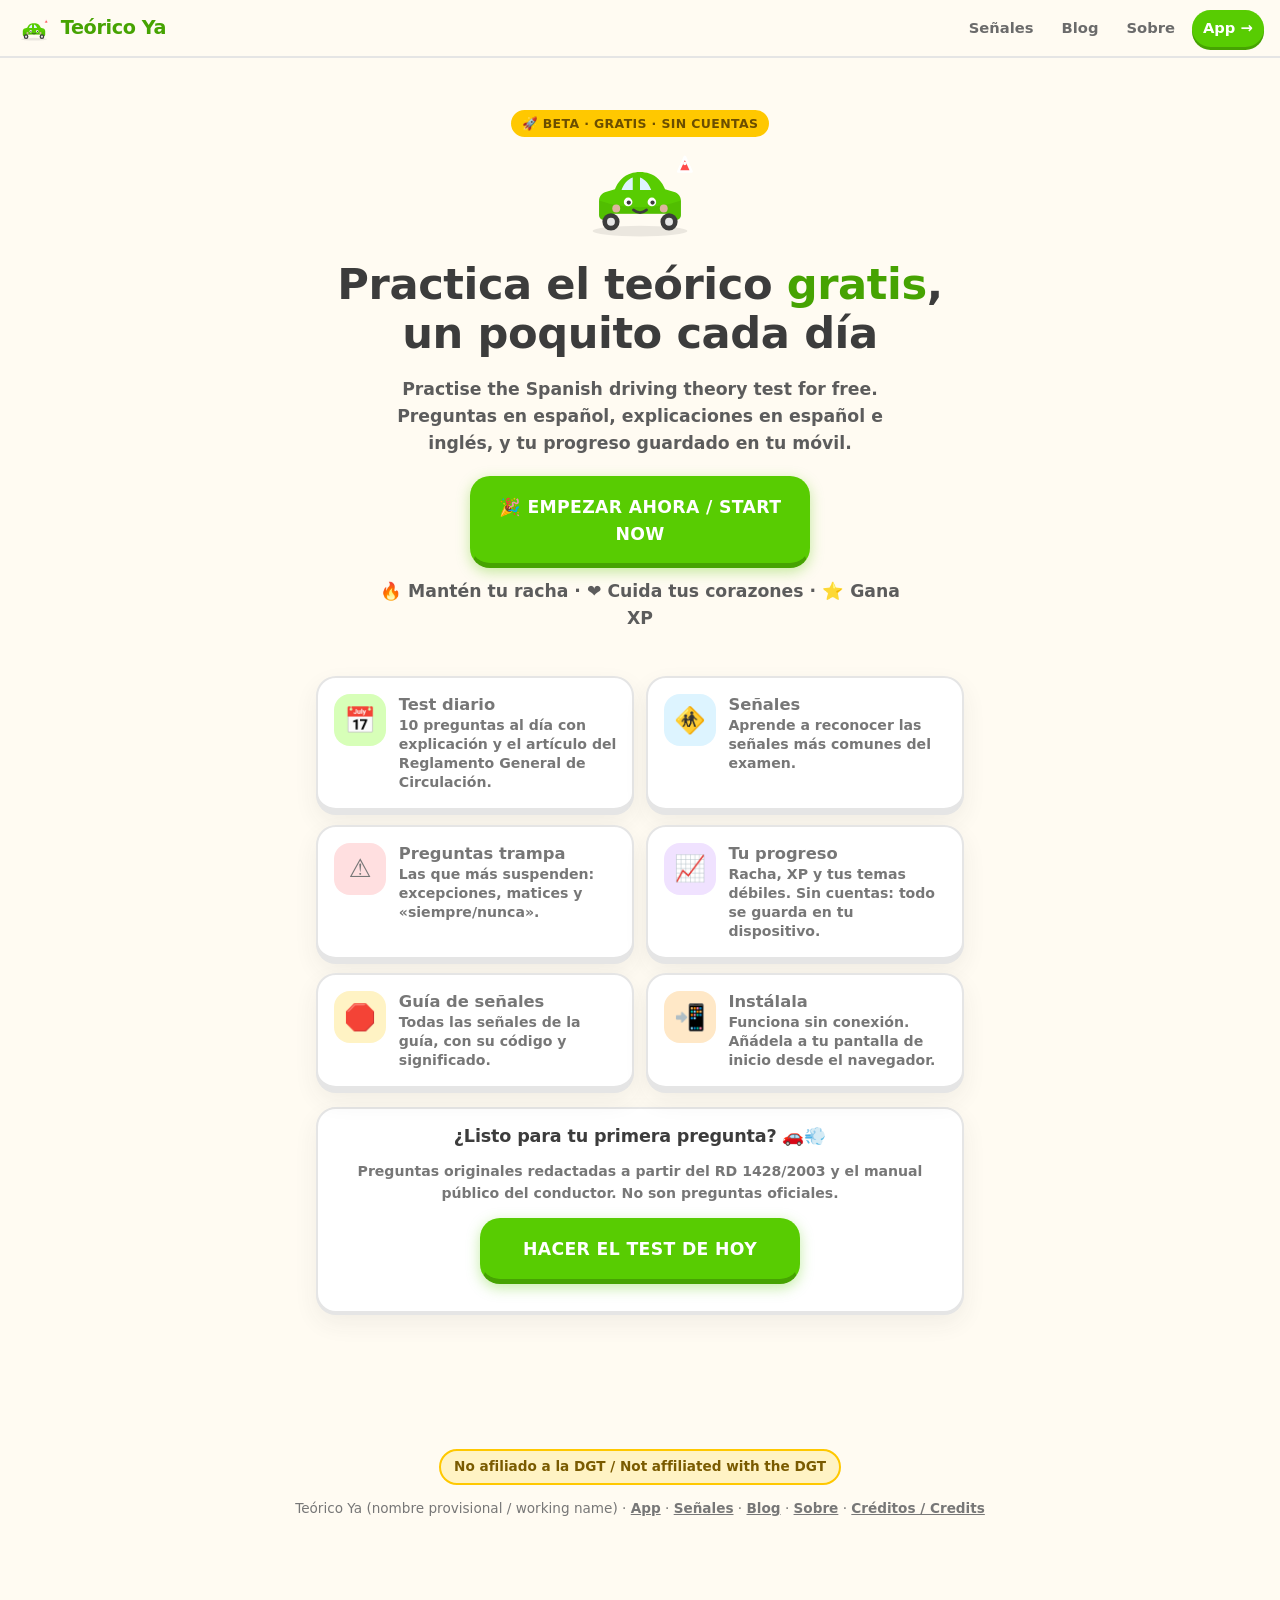
<file: index.html>
<!doctype html><html lang="es"><head><meta charset="utf-8"><meta name="viewport" content="width=device-width,initial-scale=1,viewport-fit=cover"><meta name="theme-color" content="#58cc02"><link rel="manifest" href="manifest.webmanifest"><link rel="icon" href="assets/icon-192.png"><link rel="stylesheet" href="assets/style.css"><title>Teórico Ya · Practica el teórico gratis</title><link rel="canonical" href="https://richkngxxx.github.io/teorico-ya/"><meta name="description" content="Practica gratis el examen teórico del permiso B en España. Preguntas originales con su artículo del Reglamento."><!-- GoatCounter placeholder: create a free account, then replace CODE and uncomment.
<script data-goatcounter="https://CODE.goatcounter.com/count" async src="//gc.zgo.at/count.js"></script> --></head><body>
<header><a class="brand" href=""><img src="assets/mascot.svg" alt="" width="36" height="29">Teórico Ya</a><nav><a href="senales/">Señales</a><a href="blog/">Blog</a><a href="sobre/">Sobre</a><a class="nav-cta" href="app/">App →</a></nav></header>
<main><section class="hero"><span class="badge">🚀 Beta · Gratis · Sin cuentas</span><img class="mascot" src="assets/mascot.svg" alt="Cochecito sonriente, la mascota de Teórico Ya" width="132" height="106"><h1>Practica el teórico <span class="hl">gratis</span>, un poquito cada día</h1><p>Practise the Spanish driving theory test for free. Preguntas en español, explicaciones en español e inglés, y tu progreso guardado en tu móvil.</p><a class="btn primary" href="app/">🎉 Empezar ahora / Start now</a><p class="muted">🔥 Mantén tu racha · ❤️ Cuida tus corazones · ⭐ Gana XP</p></section>
<div class="tiles">
<a class="tile" href="app/#daily"><span class="ico green">📅</span><span><b>Test diario</b><span>10 preguntas al día con explicación y el artículo del Reglamento General de Circulación.</span></span></a>
<a class="tile" href="app/#signs"><span class="ico blue">🚸</span><span><b>Señales</b><span>Aprende a reconocer las señales más comunes del examen.</span></span></a>
<a class="tile" href="app/#traps"><span class="ico red">⚠️</span><span><b>Preguntas trampa</b><span>Las que más suspenden: excepciones, matices y «siempre/nunca».</span></span></a>
<a class="tile" href="app/#progress"><span class="ico purple">📈</span><span><b>Tu progreso</b><span>Racha, XP y tus temas débiles. Sin cuentas: todo se guarda en tu dispositivo.</span></span></a>
<a class="tile" href="senales/"><span class="ico yellow">🛑</span><span><b>Guía de señales</b><span>Todas las señales de la guía, con su código y significado.</span></span></a>
<div class="tile"><span class="ico orange">📲</span><span><b>Instálala</b><span>Funciona sin conexión. Añádela a tu pantalla de inicio desde el navegador.</span></span></div>
</div>
<div class="card" style="text-align:center"><h3>¿Listo para tu primera pregunta? 🚗💨</h3><p class="muted">Preguntas originales redactadas a partir del RD 1428/2003 y el manual público del conductor. No son preguntas oficiales.</p><a class="btn primary" href="app/#daily" style="max-width:320px;margin-inline:auto">Hacer el test de hoy</a></div>
</main>
<footer><p><span class="disclaimer" data-i18n="disclaimer">No afiliado a la DGT / Not affiliated with the DGT</span></p><p>Teórico Ya (nombre provisional / working name) · <a href="app/">App</a> · <a href="senales/">Señales</a> · <a href="blog/">Blog</a> · <a href="sobre/">Sobre</a> · <a href="creditos/">Créditos / Credits</a></p></footer></body></html>
</file>
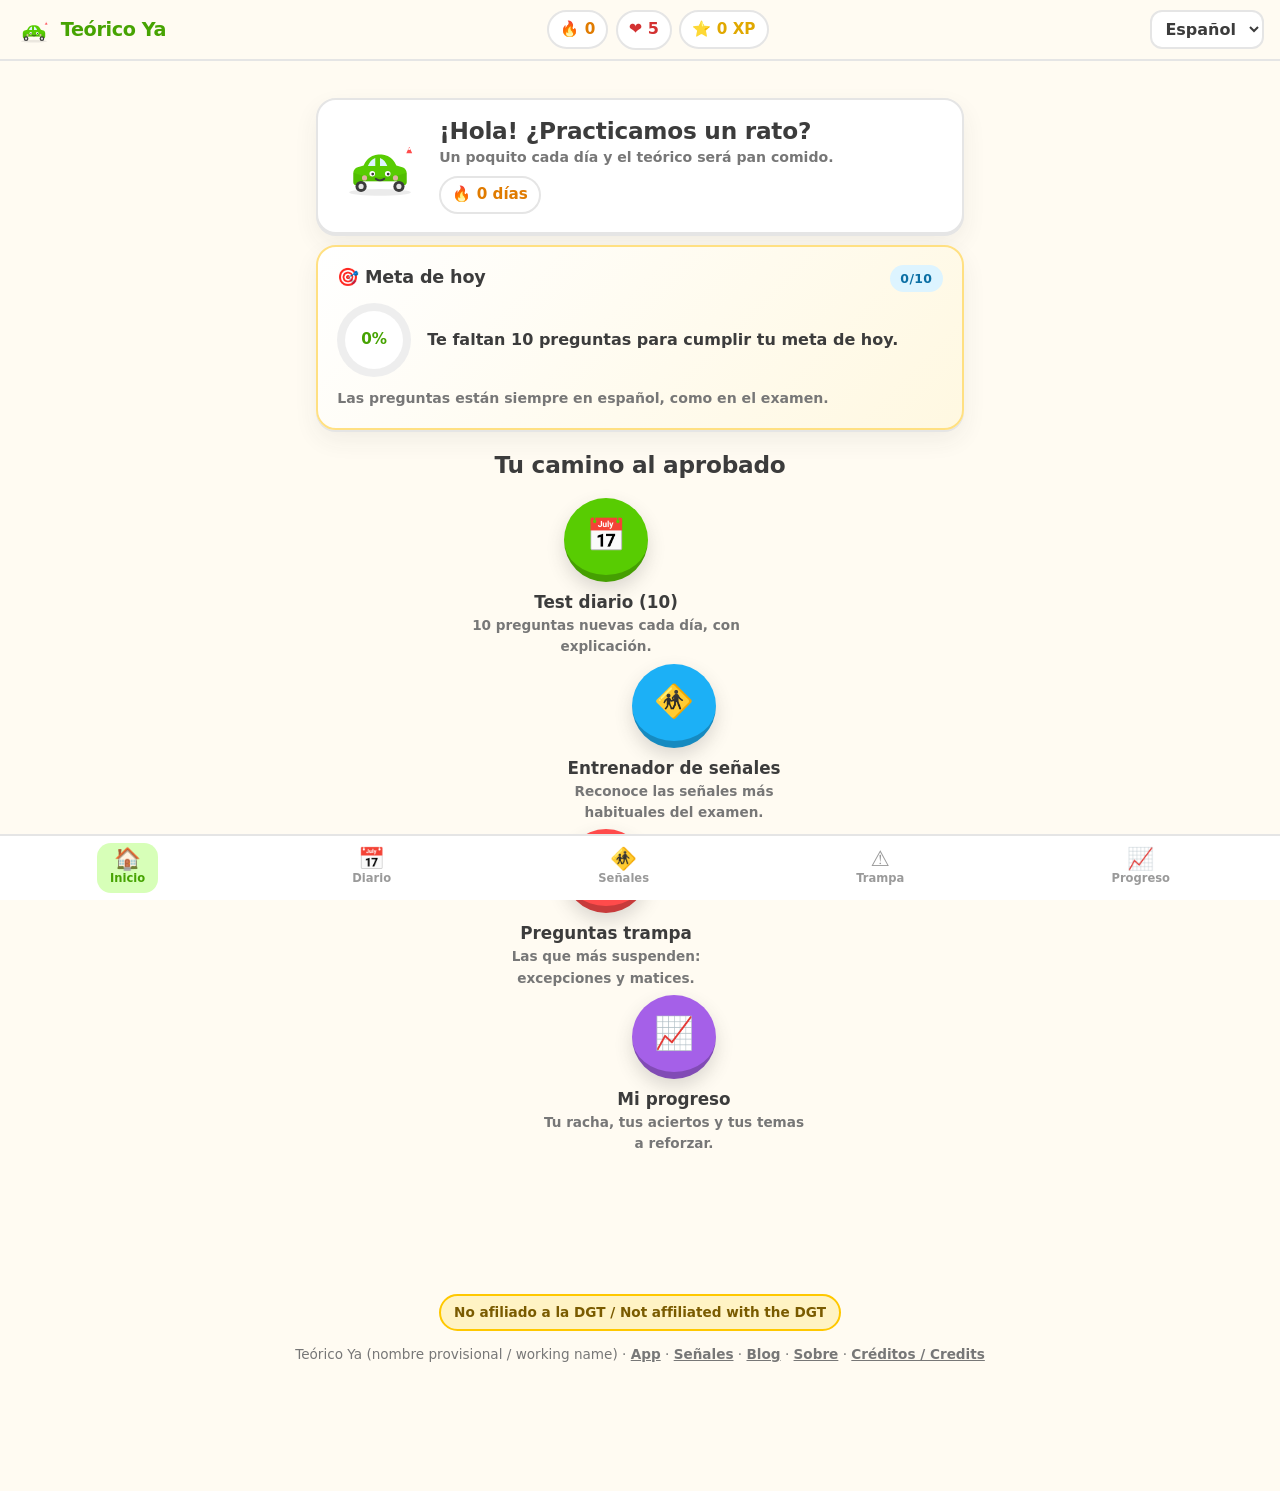
<file: app/index.html>
<!doctype html><html lang="es"><head><meta charset="utf-8"><meta name="viewport" content="width=device-width,initial-scale=1,viewport-fit=cover"><meta name="theme-color" content="#58cc02"><link rel="manifest" href="../manifest.webmanifest"><link rel="icon" href="../assets/icon-192.png"><link rel="stylesheet" href="../assets/style.css"><title>Teórico Ya · App</title><meta name="description" content="Practica gratis tests del examen teórico del permiso B: preguntas por temas, simulacros y explicación con el artículo del Reglamento."><link rel="canonical" href="https://richkngxxx.github.io/teorico-ya/app/"><!-- GoatCounter placeholder: create a free account, then replace CODE and uncomment.
<script data-goatcounter="https://CODE.goatcounter.com/count" async src="//gc.zgo.at/count.js"></script> --></head><body class="has-tabbar">
<header><a class="brand" href="#"><img src="../assets/mascot.svg" alt="" width="36" height="29"><span data-i18n="app_name">Teórico Ya</span></a><div class="pills" id="pills" aria-live="polite"></div><select id="lang" aria-label="Idioma / Language"></select></header>
<main id="view"><noscript><div class="card"><p>Activa JavaScript para practicar / Enable JavaScript to practise.</p></div></noscript></main>
<nav class="tabbar" aria-label="Principal">
<a href="#" data-tab="home"><span class="tab-ico">🏠</span>Inicio</a>
<a href="#daily" data-tab="daily"><span class="tab-ico">📅</span>Diario</a>
<a href="#signs" data-tab="signs"><span class="tab-ico">🚸</span>Señales</a>
<a href="#traps" data-tab="traps"><span class="tab-ico">⚠️</span>Trampa</a>
<a href="#progress" data-tab="progress"><span class="tab-ico">📈</span>Progreso</a>
</nav>
<footer><p><span class="disclaimer" data-i18n="disclaimer">No afiliado a la DGT / Not affiliated with the DGT</span></p><p>Teórico Ya (nombre provisional / working name) · <a href="../app/">App</a> · <a href="../senales/">Señales</a> · <a href="../blog/">Blog</a> · <a href="../sobre/">Sobre</a> · <a href="../creditos/">Créditos / Credits</a></p></footer><script type="module" src="../assets/app.js"></script></body></html>
</file>
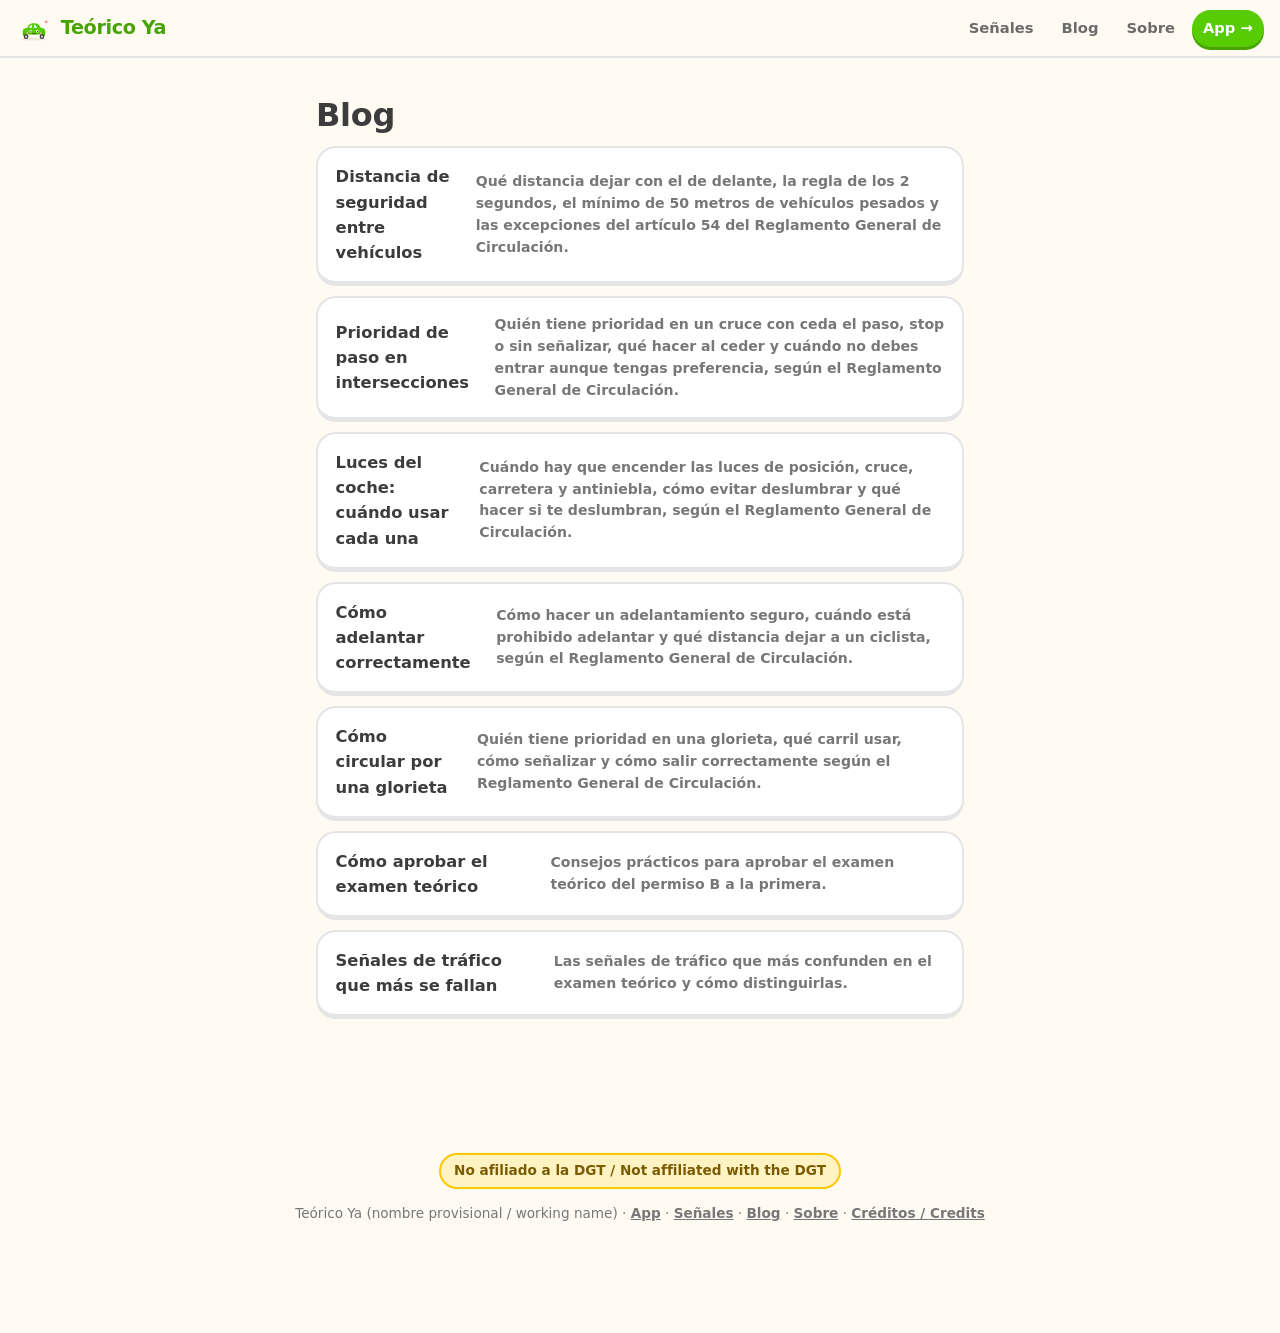
<file: blog/index.html>
<!doctype html><html lang="es"><head><meta charset="utf-8"><meta name="viewport" content="width=device-width,initial-scale=1"><meta name="theme-color" content="#58cc02"><title>Blog · Teórico Ya</title><meta name="description" content="Artículos para preparar el examen teórico del permiso B."><link rel="canonical" href="https://richkngxxx.github.io/teorico-ya/blog/"><link rel="manifest" href="../manifest.webmanifest"><link rel="icon" href="../assets/icon-192.png"><link rel="stylesheet" href="../assets/style.css"></head><body><header><a class="brand" href="../"><img src="../assets/mascot.svg" alt="" width="36" height="29">Teórico Ya</a><nav><a href="../senales/">Señales</a><a href="../blog/">Blog</a><a href="../sobre/">Sobre</a><a href="../app/" class="nav-cta">App →</a></nav></header><main><h1>Blog</h1><a class="btn" href="distancia-de-seguridad-entre-vehiculos/"><strong>Distancia de seguridad entre vehículos</strong><br><span class="muted">Qué distancia dejar con el de delante, la regla de los 2 segundos, el mínimo de 50 metros de vehículos pesados y las excepciones del artículo 54 del Reglamento General de Circulación.</span></a><a class="btn" href="prioridad-de-paso-intersecciones/"><strong>Prioridad de paso en intersecciones</strong><br><span class="muted">Quién tiene prioridad en un cruce con ceda el paso, stop o sin señalizar, qué hacer al ceder y cuándo no debes entrar aunque tengas preferencia, según el Reglamento General de Circulación.</span></a><a class="btn" href="luces-del-coche-cuando-usarlas/"><strong>Luces del coche: cuándo usar cada una</strong><br><span class="muted">Cuándo hay que encender las luces de posición, cruce, carretera y antiniebla, cómo evitar deslumbrar y qué hacer si te deslumbran, según el Reglamento General de Circulación.</span></a><a class="btn" href="como-adelantar-correctamente/"><strong>Cómo adelantar correctamente</strong><br><span class="muted">Cómo hacer un adelantamiento seguro, cuándo está prohibido adelantar y qué distancia dejar a un ciclista, según el Reglamento General de Circulación.</span></a><a class="btn" href="como-circular-glorietas/"><strong>Cómo circular por una glorieta</strong><br><span class="muted">Quién tiene prioridad en una glorieta, qué carril usar, cómo señalizar y cómo salir correctamente según el Reglamento General de Circulación.</span></a><a class="btn" href="como-aprobar-examen-teorico/"><strong>Cómo aprobar el examen teórico</strong><br><span class="muted">Consejos prácticos para aprobar el examen teórico del permiso B a la primera.</span></a><a class="btn" href="senales-que-mas-se-fallan/"><strong>Señales de tráfico que más se fallan</strong><br><span class="muted">Las señales de tráfico que más confunden en el examen teórico y cómo distinguirlas.</span></a></main><footer><p><span class="disclaimer" data-i18n="disclaimer">No afiliado a la DGT / Not affiliated with the DGT</span></p><p>Teórico Ya (nombre provisional / working name) · <a href="../app/">App</a> · <a href="../senales/">Señales</a> · <a href="../blog/">Blog</a> · <a href="../sobre/">Sobre</a> · <a href="../creditos/">Créditos / Credits</a></p></footer></body></html>
</file>
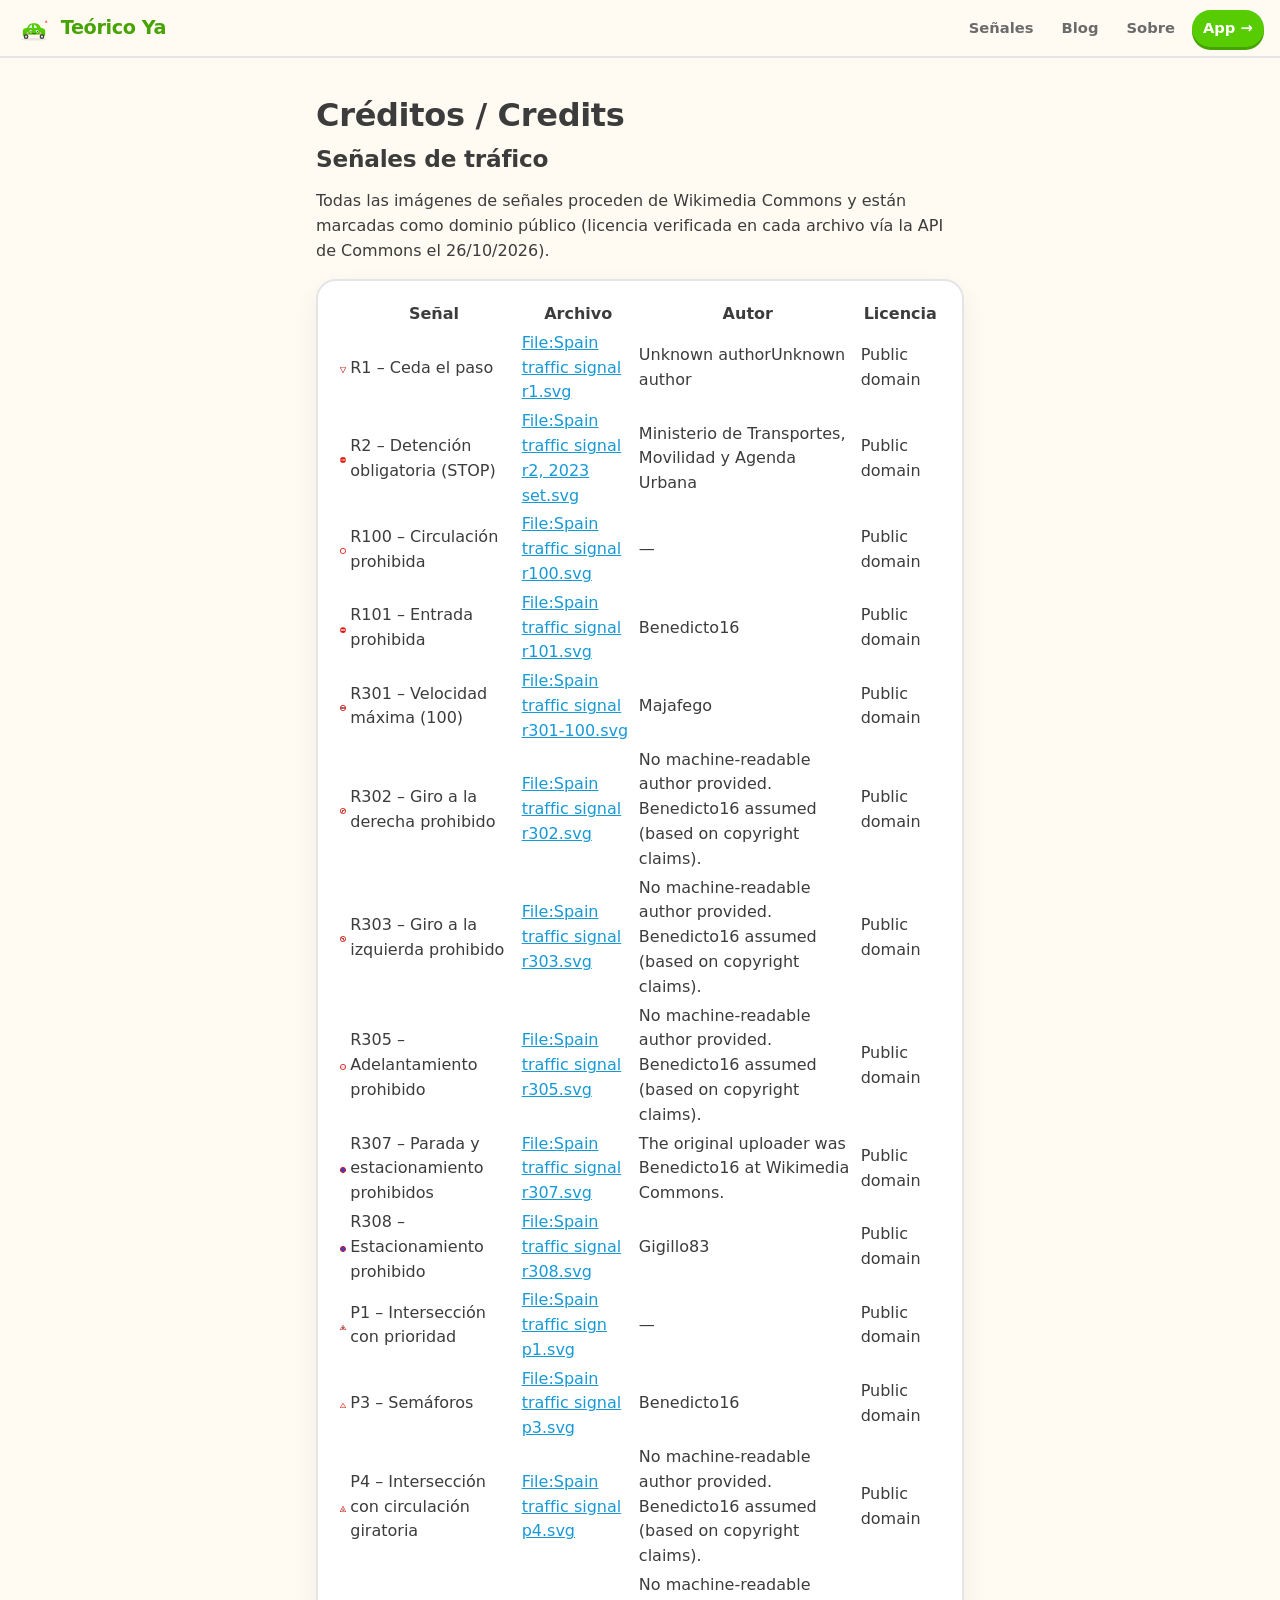
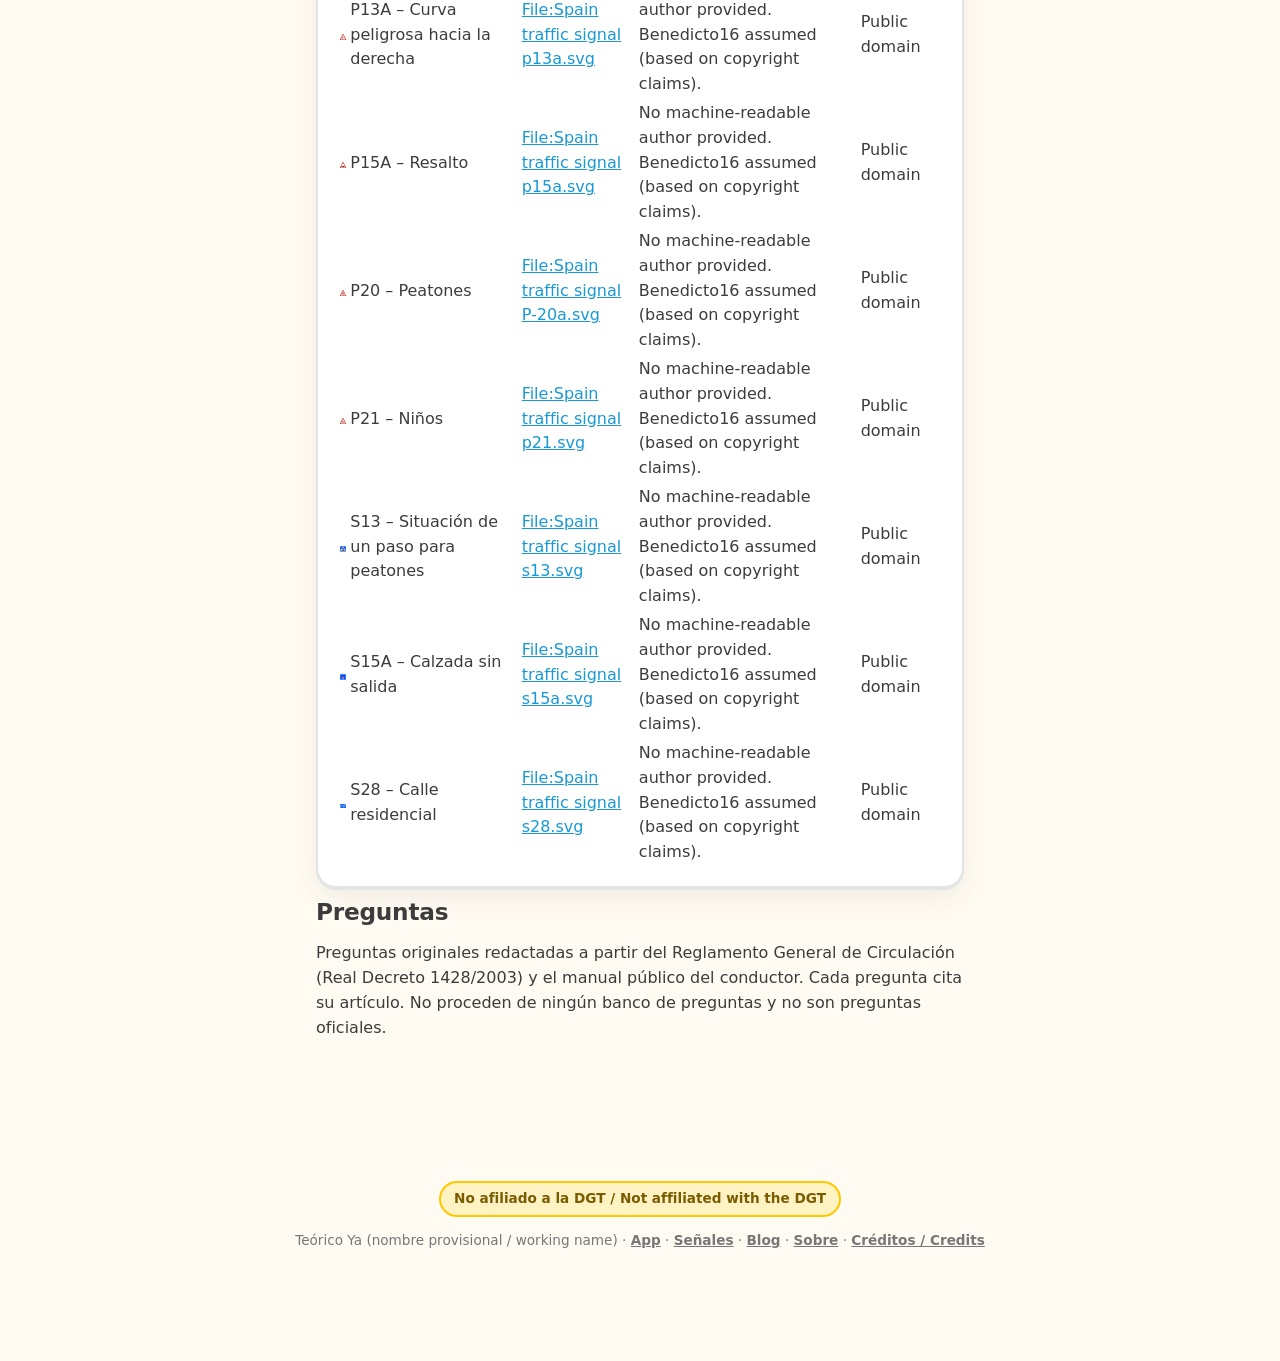
<file: creditos/index.html>
<!doctype html><html lang="es"><head><meta charset="utf-8"><meta name="viewport" content="width=device-width,initial-scale=1"><meta name="theme-color" content="#58cc02"><link rel="manifest" href="../manifest.webmanifest"><link rel="icon" href="../assets/icon-192.png"><link rel="stylesheet" href="../assets/style.css"><title>Créditos · Teórico Ya</title><meta name="description" content="Créditos y licencias de Teórico Ya: origen de las imágenes de señales de tráfico, procedentes de Wikimedia Commons y de dominio público."><link rel="canonical" href="https://richkngxxx.github.io/teorico-ya/creditos/"></head><body><header><a class="brand" href="../"><img src="../assets/mascot.svg" alt="" width="36" height="29">Teórico Ya</a><nav><a href="../senales/">Señales</a><a href="../blog/">Blog</a><a href="../sobre/">Sobre</a><a href="../app/" class="nav-cta">App →</a></nav></header><main>
<h1>Créditos / Credits</h1><h2>Señales de tráfico</h2><p>Todas las imágenes de señales proceden de Wikimedia Commons y están marcadas como dominio público (licencia verificada en cada archivo vía la API de Commons el 26/10/2026).</p>
<div class="card" style="overflow-x:auto"><table><tr><th></th><th>Señal</th><th>Archivo</th><th>Autor</th><th>Licencia</th></tr><tr><td><img src="../signs/r1.svg" width="40" alt=""></td><td>R1 – Ceda el paso</td><td><a href="https://commons.wikimedia.org/wiki/File:Spain_traffic_signal_r1.svg">File:Spain traffic signal r1.svg</a></td><td>Unknown authorUnknown author</td><td>Public domain</td></tr><tr><td><img src="../signs/r2.svg" width="40" alt=""></td><td>R2 – Detención obligatoria (STOP)</td><td><a href="https://commons.wikimedia.org/wiki/File:Spain_traffic_signal_r2,_2023_set.svg">File:Spain traffic signal r2, 2023 set.svg</a></td><td>Ministerio de Transportes, Movilidad y Agenda Urbana</td><td>Public domain</td></tr><tr><td><img src="../signs/r100.svg" width="40" alt=""></td><td>R100 – Circulación prohibida</td><td><a href="https://commons.wikimedia.org/wiki/File:Spain_traffic_signal_r100.svg">File:Spain traffic signal r100.svg</a></td><td>—</td><td>Public domain</td></tr><tr><td><img src="../signs/r101.svg" width="40" alt=""></td><td>R101 – Entrada prohibida</td><td><a href="https://commons.wikimedia.org/wiki/File:Spain_traffic_signal_r101.svg">File:Spain traffic signal r101.svg</a></td><td>Benedicto16</td><td>Public domain</td></tr><tr><td><img src="../signs/r301.svg" width="40" alt=""></td><td>R301 – Velocidad máxima (100)</td><td><a href="https://commons.wikimedia.org/wiki/File:Spain_traffic_signal_r301-100.svg">File:Spain traffic signal r301-100.svg</a></td><td>Majafego</td><td>Public domain</td></tr><tr><td><img src="../signs/r302.svg" width="40" alt=""></td><td>R302 – Giro a la derecha prohibido</td><td><a href="https://commons.wikimedia.org/wiki/File:Spain_traffic_signal_r302.svg">File:Spain traffic signal r302.svg</a></td><td>No machine-readable author provided. Benedicto16 assumed (based on copyright claims).</td><td>Public domain</td></tr><tr><td><img src="../signs/r303.svg" width="40" alt=""></td><td>R303 – Giro a la izquierda prohibido</td><td><a href="https://commons.wikimedia.org/wiki/File:Spain_traffic_signal_r303.svg">File:Spain traffic signal r303.svg</a></td><td>No machine-readable author provided. Benedicto16 assumed (based on copyright claims).</td><td>Public domain</td></tr><tr><td><img src="../signs/r305.svg" width="40" alt=""></td><td>R305 – Adelantamiento prohibido</td><td><a href="https://commons.wikimedia.org/wiki/File:Spain_traffic_signal_r305.svg">File:Spain traffic signal r305.svg</a></td><td>No machine-readable author provided. Benedicto16 assumed (based on copyright claims).</td><td>Public domain</td></tr><tr><td><img src="../signs/r307.svg" width="40" alt=""></td><td>R307 – Parada y estacionamiento prohibidos</td><td><a href="https://commons.wikimedia.org/wiki/File:Spain_traffic_signal_r307.svg">File:Spain traffic signal r307.svg</a></td><td>The original uploader was Benedicto16 at  Wikimedia Commons.</td><td>Public domain</td></tr><tr><td><img src="../signs/r308.svg" width="40" alt=""></td><td>R308 – Estacionamiento prohibido</td><td><a href="https://commons.wikimedia.org/wiki/File:Spain_traffic_signal_r308.svg">File:Spain traffic signal r308.svg</a></td><td>Gigillo83</td><td>Public domain</td></tr><tr><td><img src="../signs/p1.svg" width="40" alt=""></td><td>P1 – Intersección con prioridad</td><td><a href="https://commons.wikimedia.org/wiki/File:Spain_traffic_sign_p1.svg">File:Spain traffic sign p1.svg</a></td><td>—</td><td>Public domain</td></tr><tr><td><img src="../signs/p3.svg" width="40" alt=""></td><td>P3 – Semáforos</td><td><a href="https://commons.wikimedia.org/wiki/File:Spain_traffic_signal_p3.svg">File:Spain traffic signal p3.svg</a></td><td>Benedicto16</td><td>Public domain</td></tr><tr><td><img src="../signs/p4.svg" width="40" alt=""></td><td>P4 – Intersección con circulación giratoria</td><td><a href="https://commons.wikimedia.org/wiki/File:Spain_traffic_signal_p4.svg">File:Spain traffic signal p4.svg</a></td><td>No machine-readable author provided. Benedicto16 assumed (based on copyright claims).</td><td>Public domain</td></tr><tr><td><img src="../signs/p13a.svg" width="40" alt=""></td><td>P13A – Curva peligrosa hacia la derecha</td><td><a href="https://commons.wikimedia.org/wiki/File:Spain_traffic_signal_p13a.svg">File:Spain traffic signal p13a.svg</a></td><td>No machine-readable author provided. Benedicto16 assumed (based on copyright claims).</td><td>Public domain</td></tr><tr><td><img src="../signs/p15a.svg" width="40" alt=""></td><td>P15A – Resalto</td><td><a href="https://commons.wikimedia.org/wiki/File:Spain_traffic_signal_p15a.svg">File:Spain traffic signal p15a.svg</a></td><td>No machine-readable author provided. Benedicto16 assumed (based on copyright claims).</td><td>Public domain</td></tr><tr><td><img src="../signs/p20.svg" width="40" alt=""></td><td>P20 – Peatones</td><td><a href="https://commons.wikimedia.org/wiki/File:Spain_traffic_signal_P-20a.svg">File:Spain traffic signal P-20a.svg</a></td><td>No machine-readable author provided. Benedicto16 assumed (based on copyright claims).</td><td>Public domain</td></tr><tr><td><img src="../signs/p21.svg" width="40" alt=""></td><td>P21 – Niños</td><td><a href="https://commons.wikimedia.org/wiki/File:Spain_traffic_signal_p21.svg">File:Spain traffic signal p21.svg</a></td><td>No machine-readable author provided. Benedicto16 assumed (based on copyright claims).</td><td>Public domain</td></tr><tr><td><img src="../signs/s13.svg" width="40" alt=""></td><td>S13 – Situación de un paso para peatones</td><td><a href="https://commons.wikimedia.org/wiki/File:Spain_traffic_signal_s13.svg">File:Spain traffic signal s13.svg</a></td><td>No machine-readable author provided. Benedicto16 assumed (based on copyright claims).</td><td>Public domain</td></tr><tr><td><img src="../signs/s15a.svg" width="40" alt=""></td><td>S15A – Calzada sin salida</td><td><a href="https://commons.wikimedia.org/wiki/File:Spain_traffic_signal_s15a.svg">File:Spain traffic signal s15a.svg</a></td><td>No machine-readable author provided. Benedicto16 assumed (based on copyright claims).</td><td>Public domain</td></tr><tr><td><img src="../signs/s28.svg" width="40" alt=""></td><td>S28 – Calle residencial</td><td><a href="https://commons.wikimedia.org/wiki/File:Spain_traffic_signal_s28.svg">File:Spain traffic signal s28.svg</a></td><td>No machine-readable author provided. Benedicto16 assumed (based on copyright claims).</td><td>Public domain</td></tr></table></div>
<h2>Preguntas</h2><p>Preguntas originales redactadas a partir del Reglamento General de Circulación (Real Decreto 1428/2003) y el manual público del conductor. Cada pregunta cita su artículo. No proceden de ningún banco de preguntas y no son preguntas oficiales.</p></main><footer><p><span class="disclaimer" data-i18n="disclaimer">No afiliado a la DGT / Not affiliated with the DGT</span></p><p>Teórico Ya (nombre provisional / working name) · <a href="../app/">App</a> · <a href="../senales/">Señales</a> · <a href="../blog/">Blog</a> · <a href="../sobre/">Sobre</a> · <a href="../creditos/">Créditos / Credits</a></p></footer></body></html>
</file>
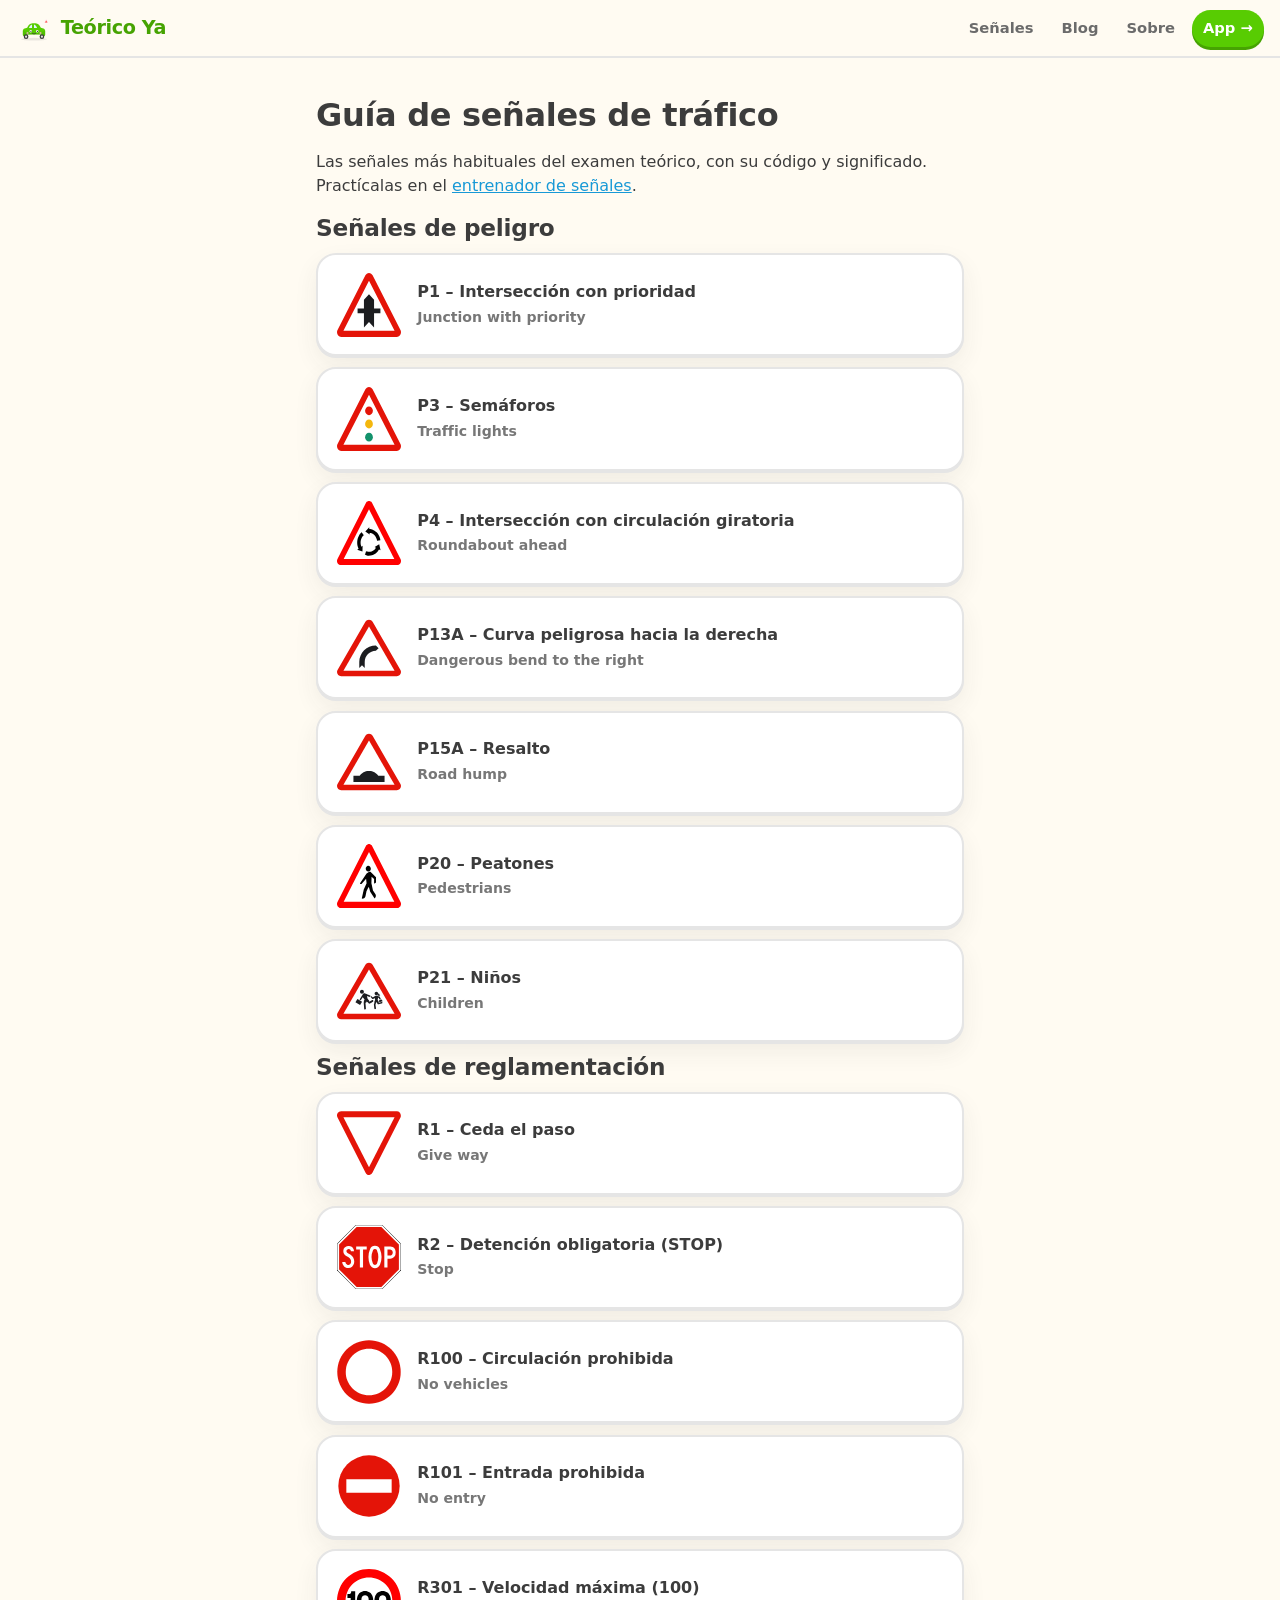
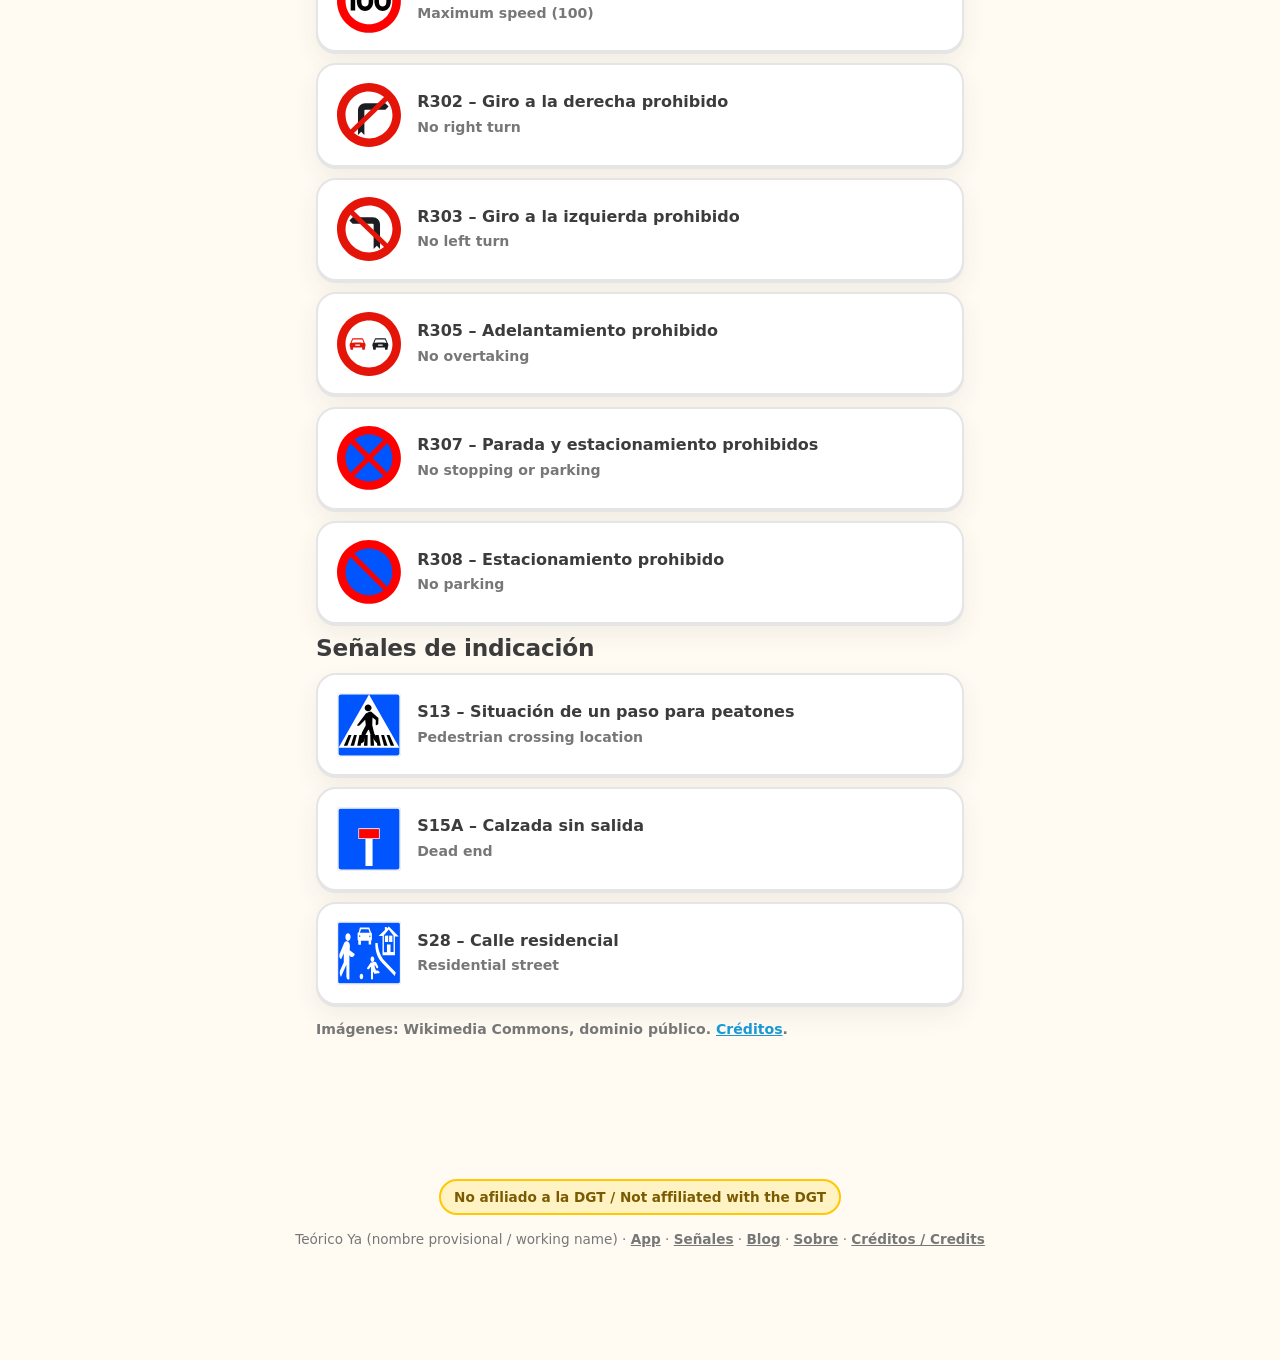
<file: senales/index.html>
<!doctype html><html lang="es"><head><meta charset="utf-8"><meta name="viewport" content="width=device-width,initial-scale=1"><meta name="theme-color" content="#58cc02"><title>Guía de señales de tráfico · Teórico Ya</title><meta name="description" content="Guía de las señales de tráfico más comunes del examen teórico del permiso B, con código y significado."><link rel="canonical" href="https://richkngxxx.github.io/teorico-ya/senales/"><link rel="manifest" href="../manifest.webmanifest"><link rel="icon" href="../assets/icon-192.png"><link rel="stylesheet" href="../assets/style.css"></head><body><header><a class="brand" href="../"><img src="../assets/mascot.svg" alt="" width="36" height="29">Teórico Ya</a><nav><a href="../senales/">Señales</a><a href="../blog/">Blog</a><a href="../sobre/">Sobre</a><a href="../app/" class="nav-cta">App →</a></nav></header><main><h1>Guía de señales de tráfico</h1><p>Las señales más habituales del examen teórico, con su código y significado. Practícalas en el <a href="../app/#signs">entrenador de señales</a>.</p><h2>Señales de peligro</h2><div class="card" style="display:flex;gap:1rem;align-items:center"><img src="../signs/p1.svg" width="64" height="64" alt="Señal P1: Intersección con prioridad" loading="lazy"><div><strong>P1 – Intersección con prioridad</strong><br><span class="muted">Junction with priority</span></div></div><div class="card" style="display:flex;gap:1rem;align-items:center"><img src="../signs/p3.svg" width="64" height="64" alt="Señal P3: Semáforos" loading="lazy"><div><strong>P3 – Semáforos</strong><br><span class="muted">Traffic lights</span></div></div><div class="card" style="display:flex;gap:1rem;align-items:center"><img src="../signs/p4.svg" width="64" height="64" alt="Señal P4: Intersección con circulación giratoria" loading="lazy"><div><strong>P4 – Intersección con circulación giratoria</strong><br><span class="muted">Roundabout ahead</span></div></div><div class="card" style="display:flex;gap:1rem;align-items:center"><img src="../signs/p13a.svg" width="64" height="64" alt="Señal P13A: Curva peligrosa hacia la derecha" loading="lazy"><div><strong>P13A – Curva peligrosa hacia la derecha</strong><br><span class="muted">Dangerous bend to the right</span></div></div><div class="card" style="display:flex;gap:1rem;align-items:center"><img src="../signs/p15a.svg" width="64" height="64" alt="Señal P15A: Resalto" loading="lazy"><div><strong>P15A – Resalto</strong><br><span class="muted">Road hump</span></div></div><div class="card" style="display:flex;gap:1rem;align-items:center"><img src="../signs/p20.svg" width="64" height="64" alt="Señal P20: Peatones" loading="lazy"><div><strong>P20 – Peatones</strong><br><span class="muted">Pedestrians</span></div></div><div class="card" style="display:flex;gap:1rem;align-items:center"><img src="../signs/p21.svg" width="64" height="64" alt="Señal P21: Niños" loading="lazy"><div><strong>P21 – Niños</strong><br><span class="muted">Children</span></div></div><h2>Señales de reglamentación</h2><div class="card" style="display:flex;gap:1rem;align-items:center"><img src="../signs/r1.svg" width="64" height="64" alt="Señal R1: Ceda el paso" loading="lazy"><div><strong>R1 – Ceda el paso</strong><br><span class="muted">Give way</span></div></div><div class="card" style="display:flex;gap:1rem;align-items:center"><img src="../signs/r2.svg" width="64" height="64" alt="Señal R2: Detención obligatoria (STOP)" loading="lazy"><div><strong>R2 – Detención obligatoria (STOP)</strong><br><span class="muted">Stop</span></div></div><div class="card" style="display:flex;gap:1rem;align-items:center"><img src="../signs/r100.svg" width="64" height="64" alt="Señal R100: Circulación prohibida" loading="lazy"><div><strong>R100 – Circulación prohibida</strong><br><span class="muted">No vehicles</span></div></div><div class="card" style="display:flex;gap:1rem;align-items:center"><img src="../signs/r101.svg" width="64" height="64" alt="Señal R101: Entrada prohibida" loading="lazy"><div><strong>R101 – Entrada prohibida</strong><br><span class="muted">No entry</span></div></div><div class="card" style="display:flex;gap:1rem;align-items:center"><img src="../signs/r301.svg" width="64" height="64" alt="Señal R301: Velocidad máxima (100)" loading="lazy"><div><strong>R301 – Velocidad máxima (100)</strong><br><span class="muted">Maximum speed (100)</span></div></div><div class="card" style="display:flex;gap:1rem;align-items:center"><img src="../signs/r302.svg" width="64" height="64" alt="Señal R302: Giro a la derecha prohibido" loading="lazy"><div><strong>R302 – Giro a la derecha prohibido</strong><br><span class="muted">No right turn</span></div></div><div class="card" style="display:flex;gap:1rem;align-items:center"><img src="../signs/r303.svg" width="64" height="64" alt="Señal R303: Giro a la izquierda prohibido" loading="lazy"><div><strong>R303 – Giro a la izquierda prohibido</strong><br><span class="muted">No left turn</span></div></div><div class="card" style="display:flex;gap:1rem;align-items:center"><img src="../signs/r305.svg" width="64" height="64" alt="Señal R305: Adelantamiento prohibido" loading="lazy"><div><strong>R305 – Adelantamiento prohibido</strong><br><span class="muted">No overtaking</span></div></div><div class="card" style="display:flex;gap:1rem;align-items:center"><img src="../signs/r307.svg" width="64" height="64" alt="Señal R307: Parada y estacionamiento prohibidos" loading="lazy"><div><strong>R307 – Parada y estacionamiento prohibidos</strong><br><span class="muted">No stopping or parking</span></div></div><div class="card" style="display:flex;gap:1rem;align-items:center"><img src="../signs/r308.svg" width="64" height="64" alt="Señal R308: Estacionamiento prohibido" loading="lazy"><div><strong>R308 – Estacionamiento prohibido</strong><br><span class="muted">No parking</span></div></div><h2>Señales de indicación</h2><div class="card" style="display:flex;gap:1rem;align-items:center"><img src="../signs/s13.svg" width="64" height="64" alt="Señal S13: Situación de un paso para peatones" loading="lazy"><div><strong>S13 – Situación de un paso para peatones</strong><br><span class="muted">Pedestrian crossing location</span></div></div><div class="card" style="display:flex;gap:1rem;align-items:center"><img src="../signs/s15a.svg" width="64" height="64" alt="Señal S15A: Calzada sin salida" loading="lazy"><div><strong>S15A – Calzada sin salida</strong><br><span class="muted">Dead end</span></div></div><div class="card" style="display:flex;gap:1rem;align-items:center"><img src="../signs/s28.svg" width="64" height="64" alt="Señal S28: Calle residencial" loading="lazy"><div><strong>S28 – Calle residencial</strong><br><span class="muted">Residential street</span></div></div><p class="muted">Imágenes: Wikimedia Commons, dominio público. <a href="../creditos/">Créditos</a>.</p></main><footer><p><span class="disclaimer" data-i18n="disclaimer">No afiliado a la DGT / Not affiliated with the DGT</span></p><p>Teórico Ya (nombre provisional / working name) · <a href="../app/">App</a> · <a href="../senales/">Señales</a> · <a href="../blog/">Blog</a> · <a href="../sobre/">Sobre</a> · <a href="../creditos/">Créditos / Credits</a></p></footer></body></html>
</file>
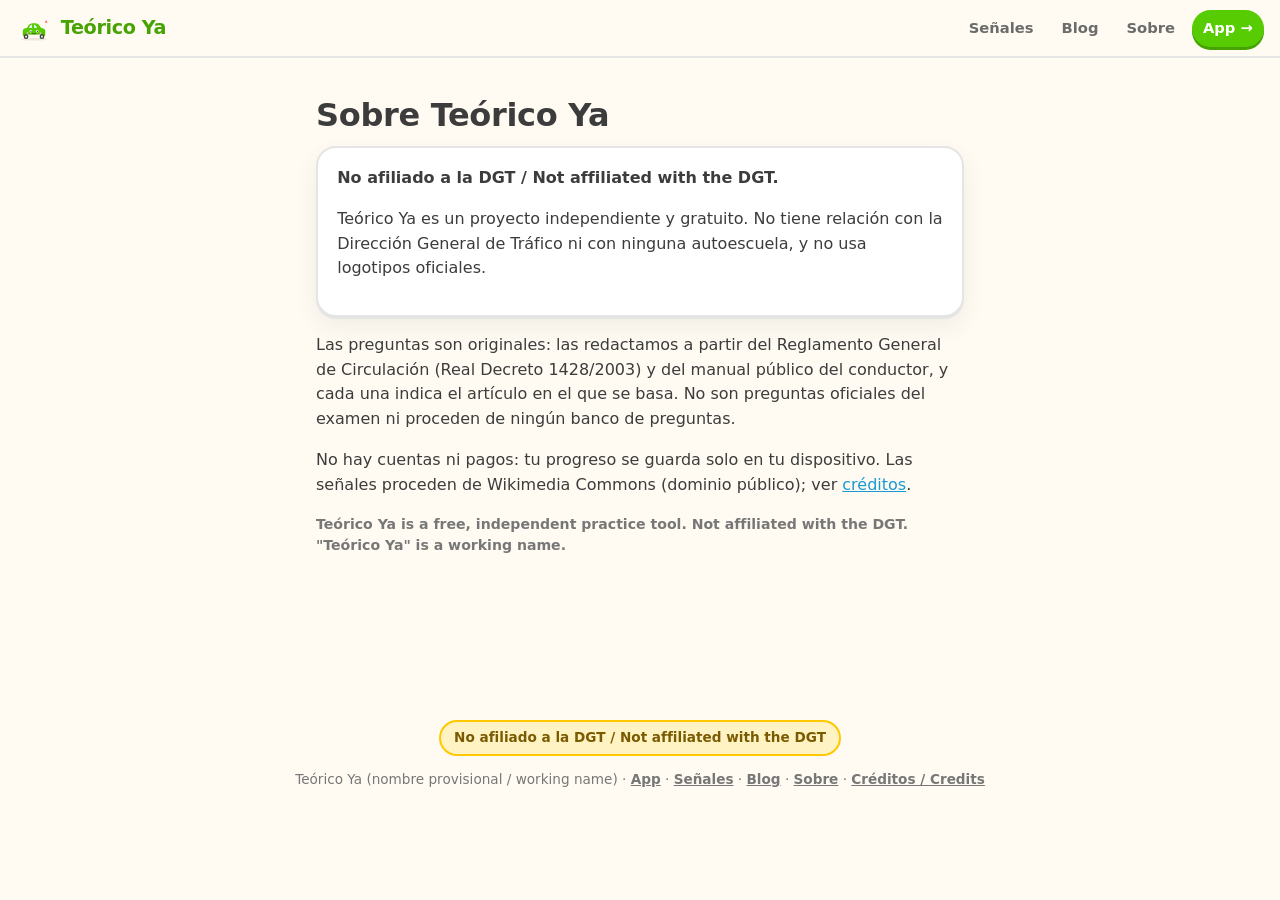
<file: sobre/index.html>
<!doctype html><html lang="es"><head><meta charset="utf-8"><meta name="viewport" content="width=device-width,initial-scale=1"><meta name="theme-color" content="#58cc02"><title>Sobre el proyecto · Teórico Ya</title><meta name="description" content="Qué es Teórico Ya, de dónde salen las preguntas y aviso de no afiliación con la DGT."><link rel="canonical" href="https://richkngxxx.github.io/teorico-ya/sobre/"><link rel="manifest" href="../manifest.webmanifest"><link rel="icon" href="../assets/icon-192.png"><link rel="stylesheet" href="../assets/style.css"></head><body><header><a class="brand" href="../"><img src="../assets/mascot.svg" alt="" width="36" height="29">Teórico Ya</a><nav><a href="../senales/">Señales</a><a href="../blog/">Blog</a><a href="../sobre/">Sobre</a><a href="../app/" class="nav-cta">App →</a></nav></header><main><h1>Sobre Teórico Ya</h1><div class="card"><strong>No afiliado a la DGT / Not affiliated with the DGT.</strong><p>Teórico Ya es un proyecto independiente y gratuito. No tiene relación con la Dirección General de Tráfico ni con ninguna autoescuela, y no usa logotipos oficiales.</p></div>
<p>Las preguntas son originales: las redactamos a partir del Reglamento General de Circulación (Real Decreto 1428/2003) y del manual público del conductor, y cada una indica el artículo en el que se basa. No son preguntas oficiales del examen ni proceden de ningún banco de preguntas.</p>
<p>No hay cuentas ni pagos: tu progreso se guarda solo en tu dispositivo. Las señales proceden de Wikimedia Commons (dominio público); ver <a href="../creditos/">créditos</a>.</p>
<p class="muted">Teórico Ya is a free, independent practice tool. Not affiliated with the DGT. "Teórico Ya" is a working name.</p></main><footer><p><span class="disclaimer" data-i18n="disclaimer">No afiliado a la DGT / Not affiliated with the DGT</span></p><p>Teórico Ya (nombre provisional / working name) · <a href="../app/">App</a> · <a href="../senales/">Señales</a> · <a href="../blog/">Blog</a> · <a href="../sobre/">Sobre</a> · <a href="../creditos/">Créditos / Credits</a></p></footer></body></html>
</file>
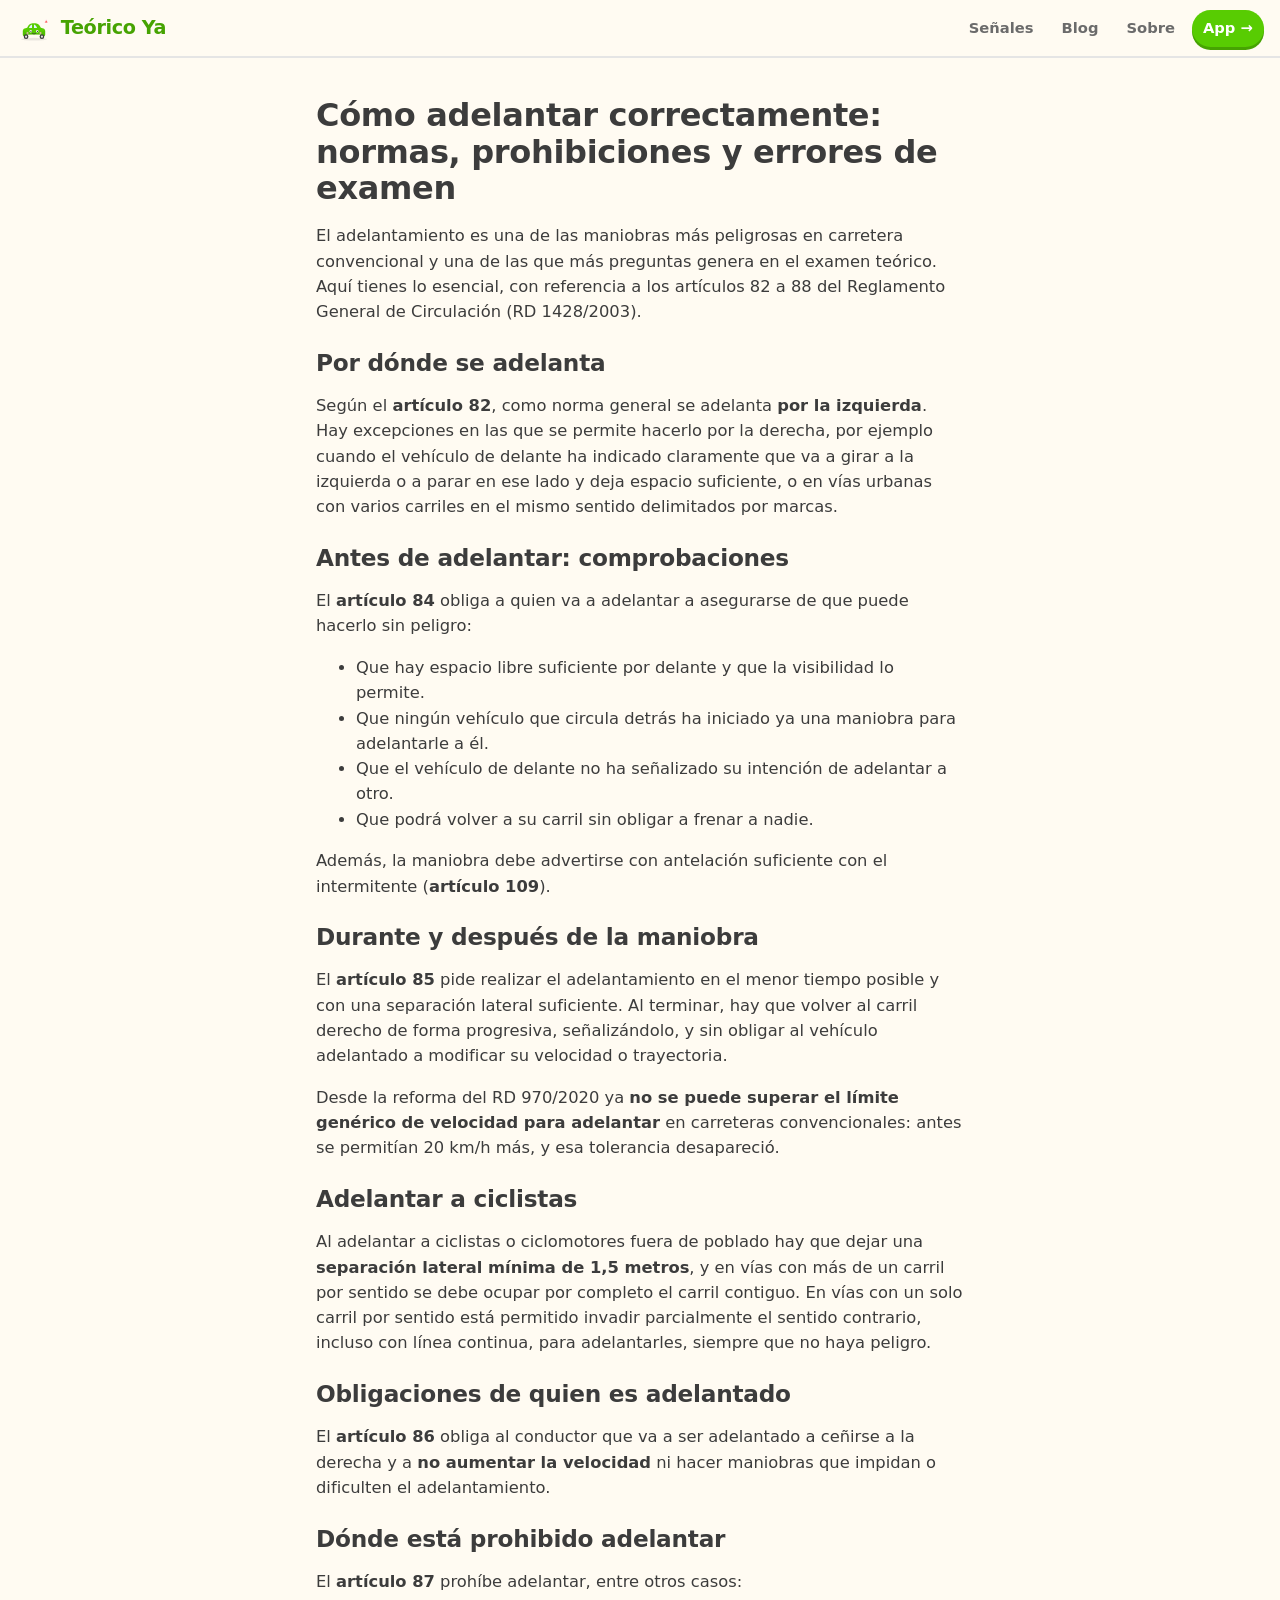
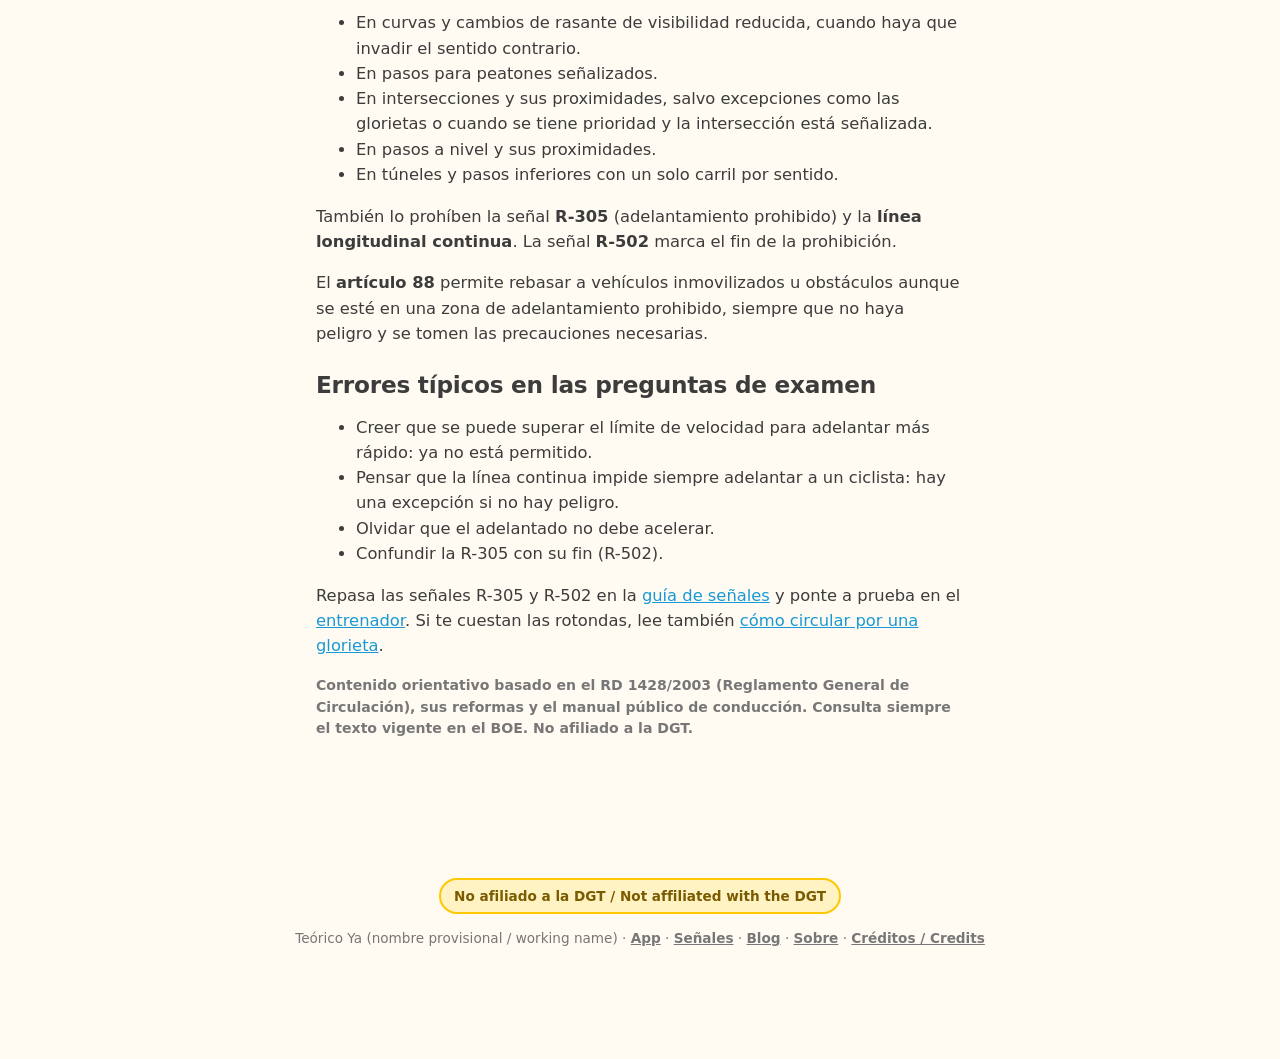
<file: blog/como-adelantar-correctamente/index.html>
<!doctype html><html lang="es"><head><meta charset="utf-8"><meta name="viewport" content="width=device-width,initial-scale=1"><meta name="theme-color" content="#58cc02"><title>Cómo adelantar correctamente: normas, prohibiciones y errores de examen · Teórico Ya</title><meta name="description" content="Cómo hacer un adelantamiento seguro, cuándo está prohibido adelantar y qué distancia dejar a un ciclista, según el Reglamento General de Circulación."><link rel="canonical" href="https://richkngxxx.github.io/teorico-ya/blog/como-adelantar-correctamente/"><link rel="manifest" href="../../manifest.webmanifest"><link rel="icon" href="../../assets/icon-192.png"><link rel="stylesheet" href="../../assets/style.css"></head><body><header><a class="brand" href="../../"><img src="../../assets/mascot.svg" alt="" width="36" height="29">Teórico Ya</a><nav><a href="../../senales/">Señales</a><a href="../../blog/">Blog</a><a href="../../sobre/">Sobre</a><a href="../../app/" class="nav-cta">App →</a></nav></header><main><article><h1>Cómo adelantar correctamente: normas, prohibiciones y errores de examen</h1><p>El adelantamiento es una de las maniobras más peligrosas en carretera convencional y una de las que más preguntas genera en el examen teórico. Aquí tienes lo esencial, con referencia a los artículos 82 a 88 del Reglamento General de Circulación (RD 1428/2003).</p>
<h2>Por dónde se adelanta</h2><p>Según el <strong>artículo 82</strong>, como norma general se adelanta <strong>por la izquierda</strong>. Hay excepciones en las que se permite hacerlo por la derecha, por ejemplo cuando el vehículo de delante ha indicado claramente que va a girar a la izquierda o a parar en ese lado y deja espacio suficiente, o en vías urbanas con varios carriles en el mismo sentido delimitados por marcas.</p>
<h2>Antes de adelantar: comprobaciones</h2><p>El <strong>artículo 84</strong> obliga a quien va a adelantar a asegurarse de que puede hacerlo sin peligro:</p><ul><li>Que hay espacio libre suficiente por delante y que la visibilidad lo permite.</li><li>Que ningún vehículo que circula detrás ha iniciado ya una maniobra para adelantarle a él.</li><li>Que el vehículo de delante no ha señalizado su intención de adelantar a otro.</li><li>Que podrá volver a su carril sin obligar a frenar a nadie.</li></ul><p>Además, la maniobra debe advertirse con antelación suficiente con el intermitente (<strong>artículo 109</strong>).</p>
<h2>Durante y después de la maniobra</h2><p>El <strong>artículo 85</strong> pide realizar el adelantamiento en el menor tiempo posible y con una separación lateral suficiente. Al terminar, hay que volver al carril derecho de forma progresiva, señalizándolo, y sin obligar al vehículo adelantado a modificar su velocidad o trayectoria.</p><p>Desde la reforma del RD 970/2020 ya <strong>no se puede superar el límite genérico de velocidad para adelantar</strong> en carreteras convencionales: antes se permitían 20 km/h más, y esa tolerancia desapareció.</p>
<h2>Adelantar a ciclistas</h2><p>Al adelantar a ciclistas o ciclomotores fuera de poblado hay que dejar una <strong>separación lateral mínima de 1,5 metros</strong>, y en vías con más de un carril por sentido se debe ocupar por completo el carril contiguo. En vías con un solo carril por sentido está permitido invadir parcialmente el sentido contrario, incluso con línea continua, para adelantarles, siempre que no haya peligro.</p>
<h2>Obligaciones de quien es adelantado</h2><p>El <strong>artículo 86</strong> obliga al conductor que va a ser adelantado a ceñirse a la derecha y a <strong>no aumentar la velocidad</strong> ni hacer maniobras que impidan o dificulten el adelantamiento.</p>
<h2>Dónde está prohibido adelantar</h2><p>El <strong>artículo 87</strong> prohíbe adelantar, entre otros casos:</p><ul><li>En curvas y cambios de rasante de visibilidad reducida, cuando haya que invadir el sentido contrario.</li><li>En pasos para peatones señalizados.</li><li>En intersecciones y sus proximidades, salvo excepciones como las glorietas o cuando se tiene prioridad y la intersección está señalizada.</li><li>En pasos a nivel y sus proximidades.</li><li>En túneles y pasos inferiores con un solo carril por sentido.</li></ul><p>También lo prohíben la señal <strong>R-305</strong> (adelantamiento prohibido) y la <strong>línea longitudinal continua</strong>. La señal <strong>R-502</strong> marca el fin de la prohibición.</p><p>El <strong>artículo 88</strong> permite rebasar a vehículos inmovilizados u obstáculos aunque se esté en una zona de adelantamiento prohibido, siempre que no haya peligro y se tomen las precauciones necesarias.</p>
<h2>Errores típicos en las preguntas de examen</h2><ul><li>Creer que se puede superar el límite de velocidad para adelantar más rápido: ya no está permitido.</li><li>Pensar que la línea continua impide siempre adelantar a un ciclista: hay una excepción si no hay peligro.</li><li>Olvidar que el adelantado no debe acelerar.</li><li>Confundir la R-305 con su fin (R-502).</li></ul>
<p>Repasa las señales R-305 y R-502 en la <a href="../../senales/">guía de señales</a> y ponte a prueba en el <a href="../../app/">entrenador</a>. Si te cuestan las rotondas, lee también <a href="../como-circular-glorietas/">cómo circular por una glorieta</a>.</p><p class="muted">Contenido orientativo basado en el RD 1428/2003 (Reglamento General de Circulación), sus reformas y el manual público de conducción. Consulta siempre el texto vigente en el BOE. No afiliado a la DGT.</p></article></main><footer><p><span class="disclaimer" data-i18n="disclaimer">No afiliado a la DGT / Not affiliated with the DGT</span></p><p>Teórico Ya (nombre provisional / working name) · <a href="../../app/">App</a> · <a href="../../senales/">Señales</a> · <a href="../../blog/">Blog</a> · <a href="../../sobre/">Sobre</a> · <a href="../../creditos/">Créditos / Credits</a></p></footer></body></html>
</file>
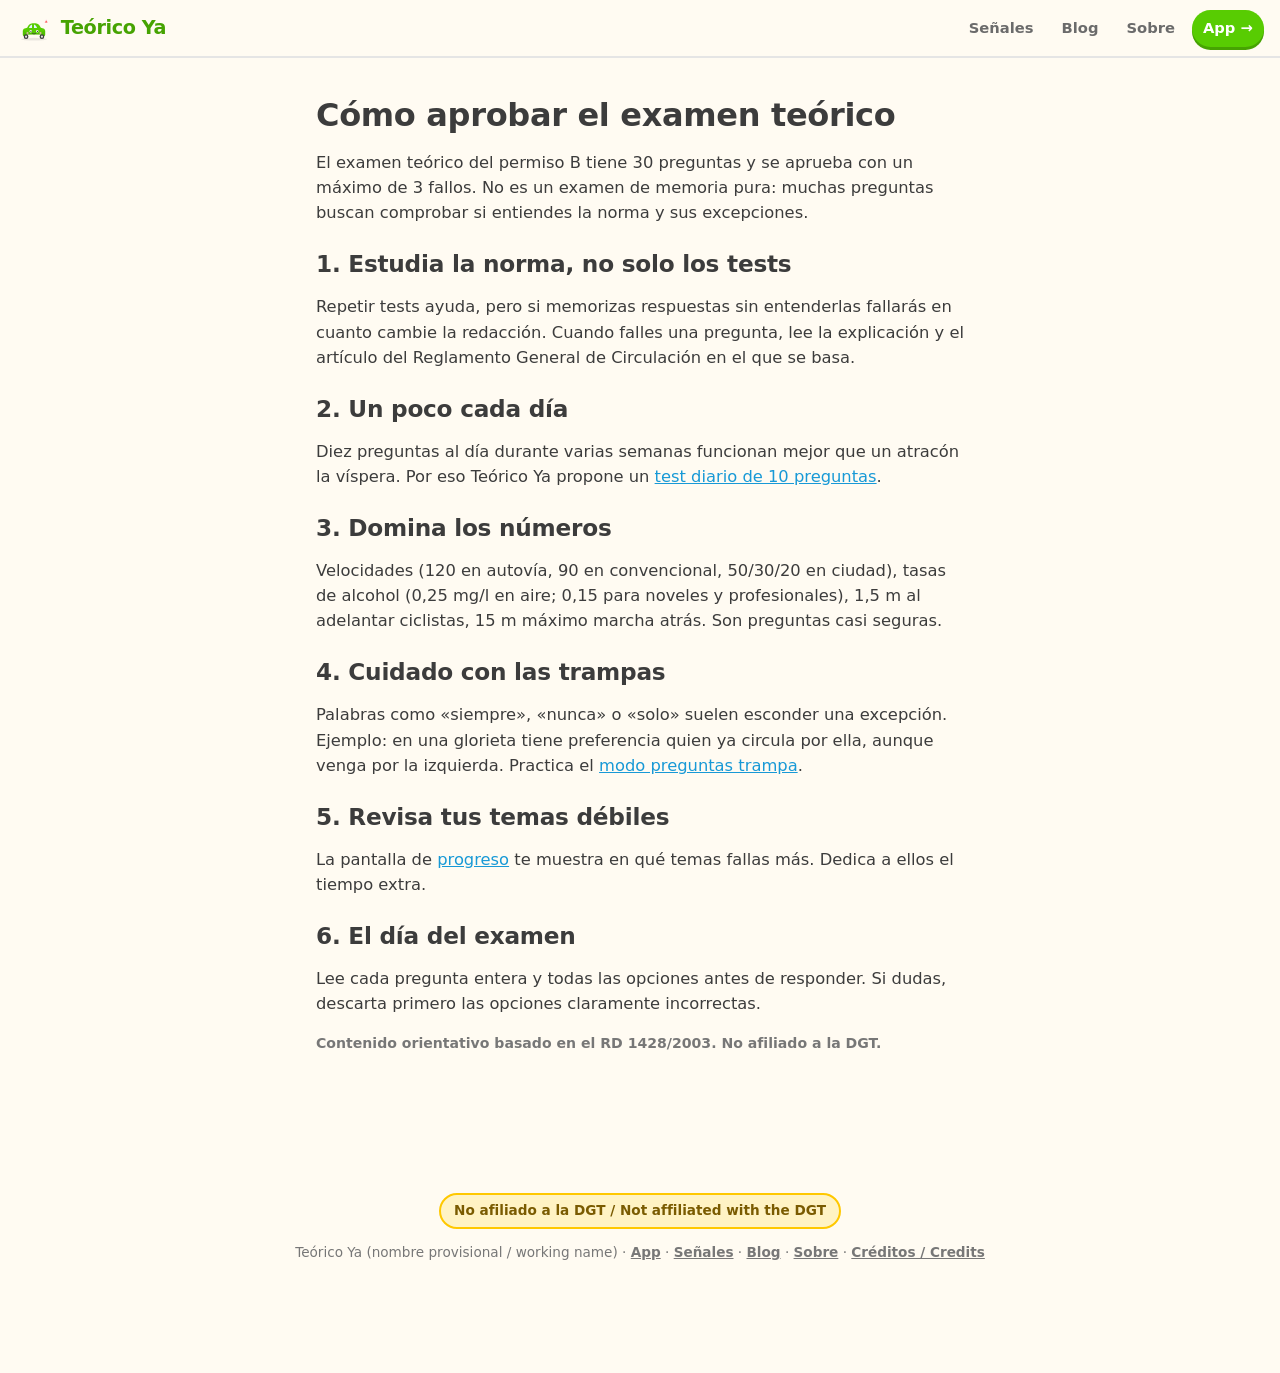
<file: blog/como-aprobar-examen-teorico/index.html>
<!doctype html><html lang="es"><head><meta charset="utf-8"><meta name="viewport" content="width=device-width,initial-scale=1"><meta name="theme-color" content="#58cc02"><title>Cómo aprobar el examen teórico · Teórico Ya</title><meta name="description" content="Consejos prácticos para aprobar el examen teórico del permiso B a la primera."><link rel="canonical" href="https://richkngxxx.github.io/teorico-ya/blog/como-aprobar-examen-teorico/"><link rel="manifest" href="../../manifest.webmanifest"><link rel="icon" href="../../assets/icon-192.png"><link rel="stylesheet" href="../../assets/style.css"></head><body><header><a class="brand" href="../../"><img src="../../assets/mascot.svg" alt="" width="36" height="29">Teórico Ya</a><nav><a href="../../senales/">Señales</a><a href="../../blog/">Blog</a><a href="../../sobre/">Sobre</a><a href="../../app/" class="nav-cta">App →</a></nav></header><main><article><h1>Cómo aprobar el examen teórico</h1><p>El examen teórico del permiso B tiene 30 preguntas y se aprueba con un máximo de 3 fallos. No es un examen de memoria pura: muchas preguntas buscan comprobar si entiendes la norma y sus excepciones.</p>
<h2>1. Estudia la norma, no solo los tests</h2><p>Repetir tests ayuda, pero si memorizas respuestas sin entenderlas fallarás en cuanto cambie la redacción. Cuando falles una pregunta, lee la explicación y el artículo del Reglamento General de Circulación en el que se basa.</p>
<h2>2. Un poco cada día</h2><p>Diez preguntas al día durante varias semanas funcionan mejor que un atracón la víspera. Por eso Teórico Ya propone un <a href="../../app/#daily">test diario de 10 preguntas</a>.</p>
<h2>3. Domina los números</h2><p>Velocidades (120 en autovía, 90 en convencional, 50/30/20 en ciudad), tasas de alcohol (0,25 mg/l en aire; 0,15 para noveles y profesionales), 1,5 m al adelantar ciclistas, 15 m máximo marcha atrás. Son preguntas casi seguras.</p>
<h2>4. Cuidado con las trampas</h2><p>Palabras como «siempre», «nunca» o «solo» suelen esconder una excepción. Ejemplo: en una glorieta tiene preferencia quien ya circula por ella, aunque venga por la izquierda. Practica el <a href="../../app/#traps">modo preguntas trampa</a>.</p>
<h2>5. Revisa tus temas débiles</h2><p>La pantalla de <a href="../../app/#progress">progreso</a> te muestra en qué temas fallas más. Dedica a ellos el tiempo extra.</p>
<h2>6. El día del examen</h2><p>Lee cada pregunta entera y todas las opciones antes de responder. Si dudas, descarta primero las opciones claramente incorrectas.</p><p class="muted">Contenido orientativo basado en el RD 1428/2003. No afiliado a la DGT.</p></article></main><footer><p><span class="disclaimer" data-i18n="disclaimer">No afiliado a la DGT / Not affiliated with the DGT</span></p><p>Teórico Ya (nombre provisional / working name) · <a href="../../app/">App</a> · <a href="../../senales/">Señales</a> · <a href="../../blog/">Blog</a> · <a href="../../sobre/">Sobre</a> · <a href="../../creditos/">Créditos / Credits</a></p></footer></body></html>
</file>
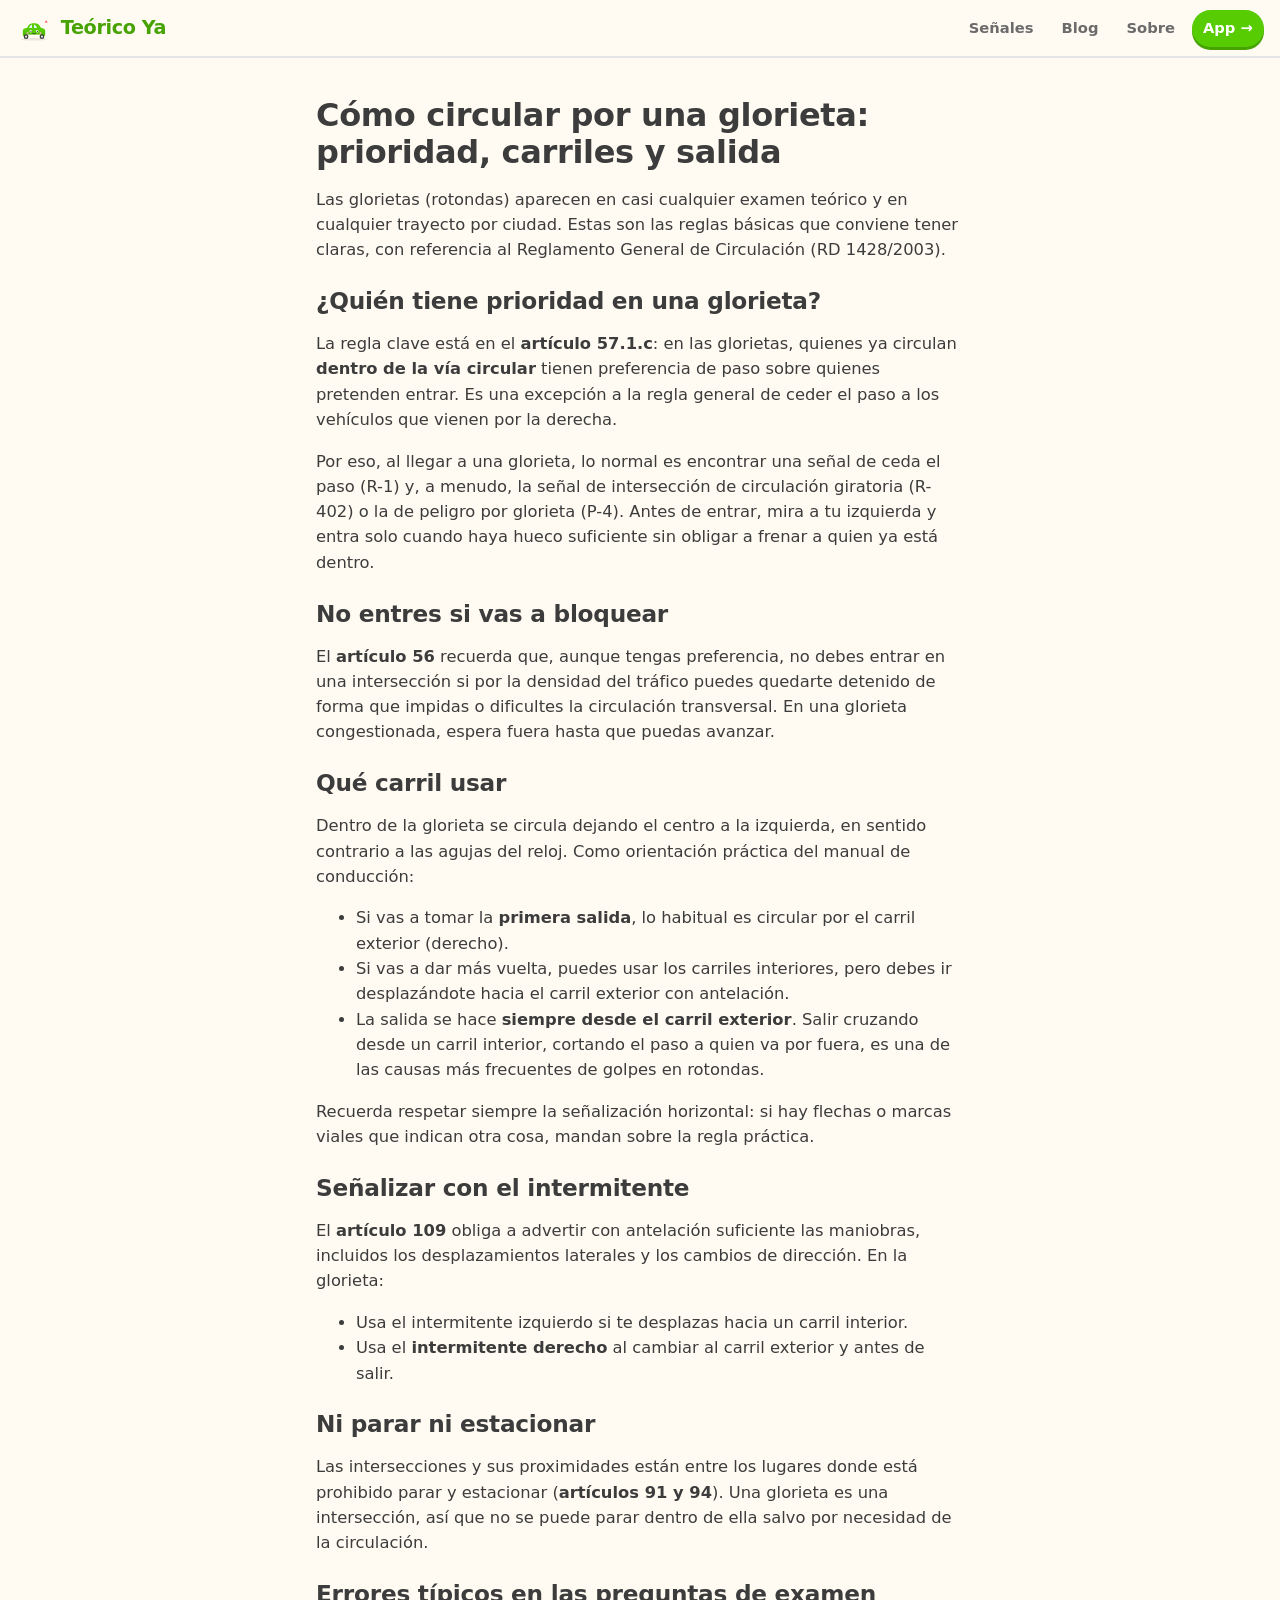
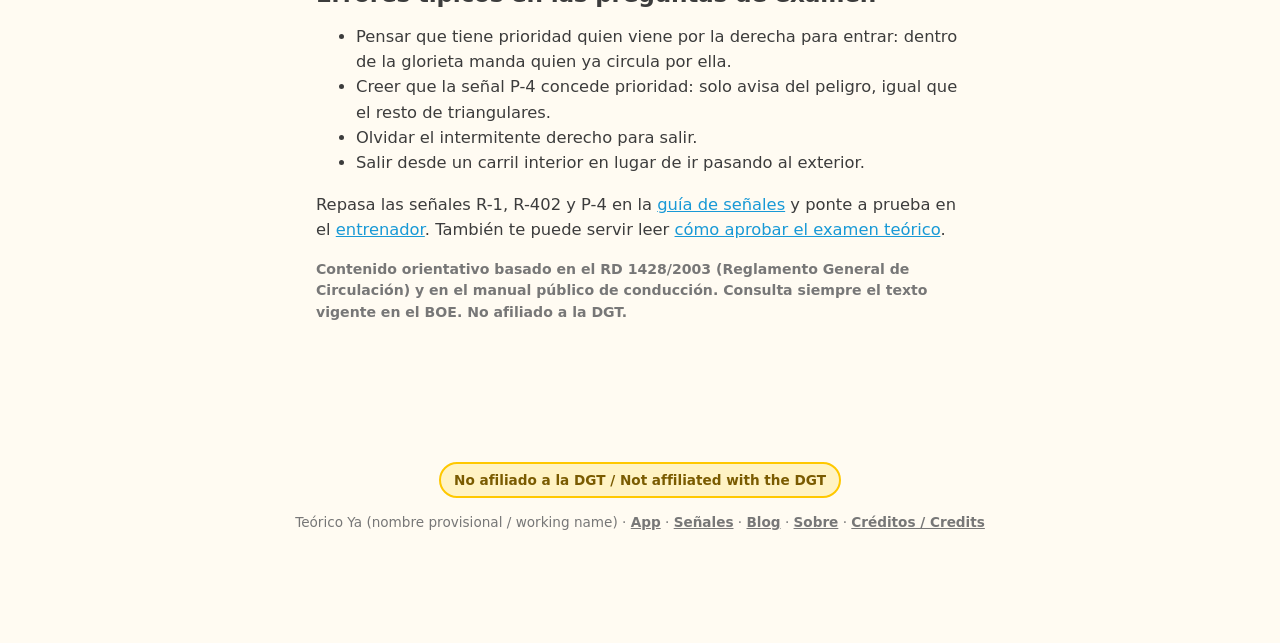
<file: blog/como-circular-glorietas/index.html>
<!doctype html><html lang="es"><head><meta charset="utf-8"><meta name="viewport" content="width=device-width,initial-scale=1"><meta name="theme-color" content="#58cc02"><title>Cómo circular por una glorieta: prioridad, carriles y salida · Teórico Ya</title><meta name="description" content="Quién tiene prioridad en una glorieta, qué carril usar, cómo señalizar y cómo salir correctamente según el Reglamento General de Circulación."><link rel="canonical" href="https://richkngxxx.github.io/teorico-ya/blog/como-circular-glorietas/"><link rel="manifest" href="../../manifest.webmanifest"><link rel="icon" href="../../assets/icon-192.png"><link rel="stylesheet" href="../../assets/style.css"></head><body><header><a class="brand" href="../../"><img src="../../assets/mascot.svg" alt="" width="36" height="29">Teórico Ya</a><nav><a href="../../senales/">Señales</a><a href="../../blog/">Blog</a><a href="../../sobre/">Sobre</a><a href="../../app/" class="nav-cta">App →</a></nav></header><main><article><h1>Cómo circular por una glorieta: prioridad, carriles y salida</h1><p>Las glorietas (rotondas) aparecen en casi cualquier examen teórico y en cualquier trayecto por ciudad. Estas son las reglas básicas que conviene tener claras, con referencia al Reglamento General de Circulación (RD 1428/2003).</p>
<h2>¿Quién tiene prioridad en una glorieta?</h2><p>La regla clave está en el <strong>artículo 57.1.c</strong>: en las glorietas, quienes ya circulan <strong>dentro de la vía circular</strong> tienen preferencia de paso sobre quienes pretenden entrar. Es una excepción a la regla general de ceder el paso a los vehículos que vienen por la derecha.</p><p>Por eso, al llegar a una glorieta, lo normal es encontrar una señal de ceda el paso (R-1) y, a menudo, la señal de intersección de circulación giratoria (R-402) o la de peligro por glorieta (P-4). Antes de entrar, mira a tu izquierda y entra solo cuando haya hueco suficiente sin obligar a frenar a quien ya está dentro.</p>
<h2>No entres si vas a bloquear</h2><p>El <strong>artículo 56</strong> recuerda que, aunque tengas preferencia, no debes entrar en una intersección si por la densidad del tráfico puedes quedarte detenido de forma que impidas o dificultes la circulación transversal. En una glorieta congestionada, espera fuera hasta que puedas avanzar.</p>
<h2>Qué carril usar</h2><p>Dentro de la glorieta se circula dejando el centro a la izquierda, en sentido contrario a las agujas del reloj. Como orientación práctica del manual de conducción:</p><ul><li>Si vas a tomar la <strong>primera salida</strong>, lo habitual es circular por el carril exterior (derecho).</li><li>Si vas a dar más vuelta, puedes usar los carriles interiores, pero debes ir desplazándote hacia el carril exterior con antelación.</li><li>La salida se hace <strong>siempre desde el carril exterior</strong>. Salir cruzando desde un carril interior, cortando el paso a quien va por fuera, es una de las causas más frecuentes de golpes en rotondas.</li></ul><p>Recuerda respetar siempre la señalización horizontal: si hay flechas o marcas viales que indican otra cosa, mandan sobre la regla práctica.</p>
<h2>Señalizar con el intermitente</h2><p>El <strong>artículo 109</strong> obliga a advertir con antelación suficiente las maniobras, incluidos los desplazamientos laterales y los cambios de dirección. En la glorieta:</p><ul><li>Usa el intermitente izquierdo si te desplazas hacia un carril interior.</li><li>Usa el <strong>intermitente derecho</strong> al cambiar al carril exterior y antes de salir.</li></ul><h2>Ni parar ni estacionar</h2><p>Las intersecciones y sus proximidades están entre los lugares donde está prohibido parar y estacionar (<strong>artículos 91 y 94</strong>). Una glorieta es una intersección, así que no se puede parar dentro de ella salvo por necesidad de la circulación.</p>
<h2>Errores típicos en las preguntas de examen</h2><ul><li>Pensar que tiene prioridad quien viene por la derecha para entrar: dentro de la glorieta manda quien ya circula por ella.</li><li>Creer que la señal P-4 concede prioridad: solo avisa del peligro, igual que el resto de triangulares.</li><li>Olvidar el intermitente derecho para salir.</li><li>Salir desde un carril interior en lugar de ir pasando al exterior.</li></ul>
<p>Repasa las señales R-1, R-402 y P-4 en la <a href="../../senales/">guía de señales</a> y ponte a prueba en el <a href="../../app/">entrenador</a>. También te puede servir leer <a href="../como-aprobar-examen-teorico/">cómo aprobar el examen teórico</a>.</p><p class="muted">Contenido orientativo basado en el RD 1428/2003 (Reglamento General de Circulación) y en el manual público de conducción. Consulta siempre el texto vigente en el BOE. No afiliado a la DGT.</p></article></main><footer><p><span class="disclaimer" data-i18n="disclaimer">No afiliado a la DGT / Not affiliated with the DGT</span></p><p>Teórico Ya (nombre provisional / working name) · <a href="../../app/">App</a> · <a href="../../senales/">Señales</a> · <a href="../../blog/">Blog</a> · <a href="../../sobre/">Sobre</a> · <a href="../../creditos/">Créditos / Credits</a></p></footer></body></html>
</file>
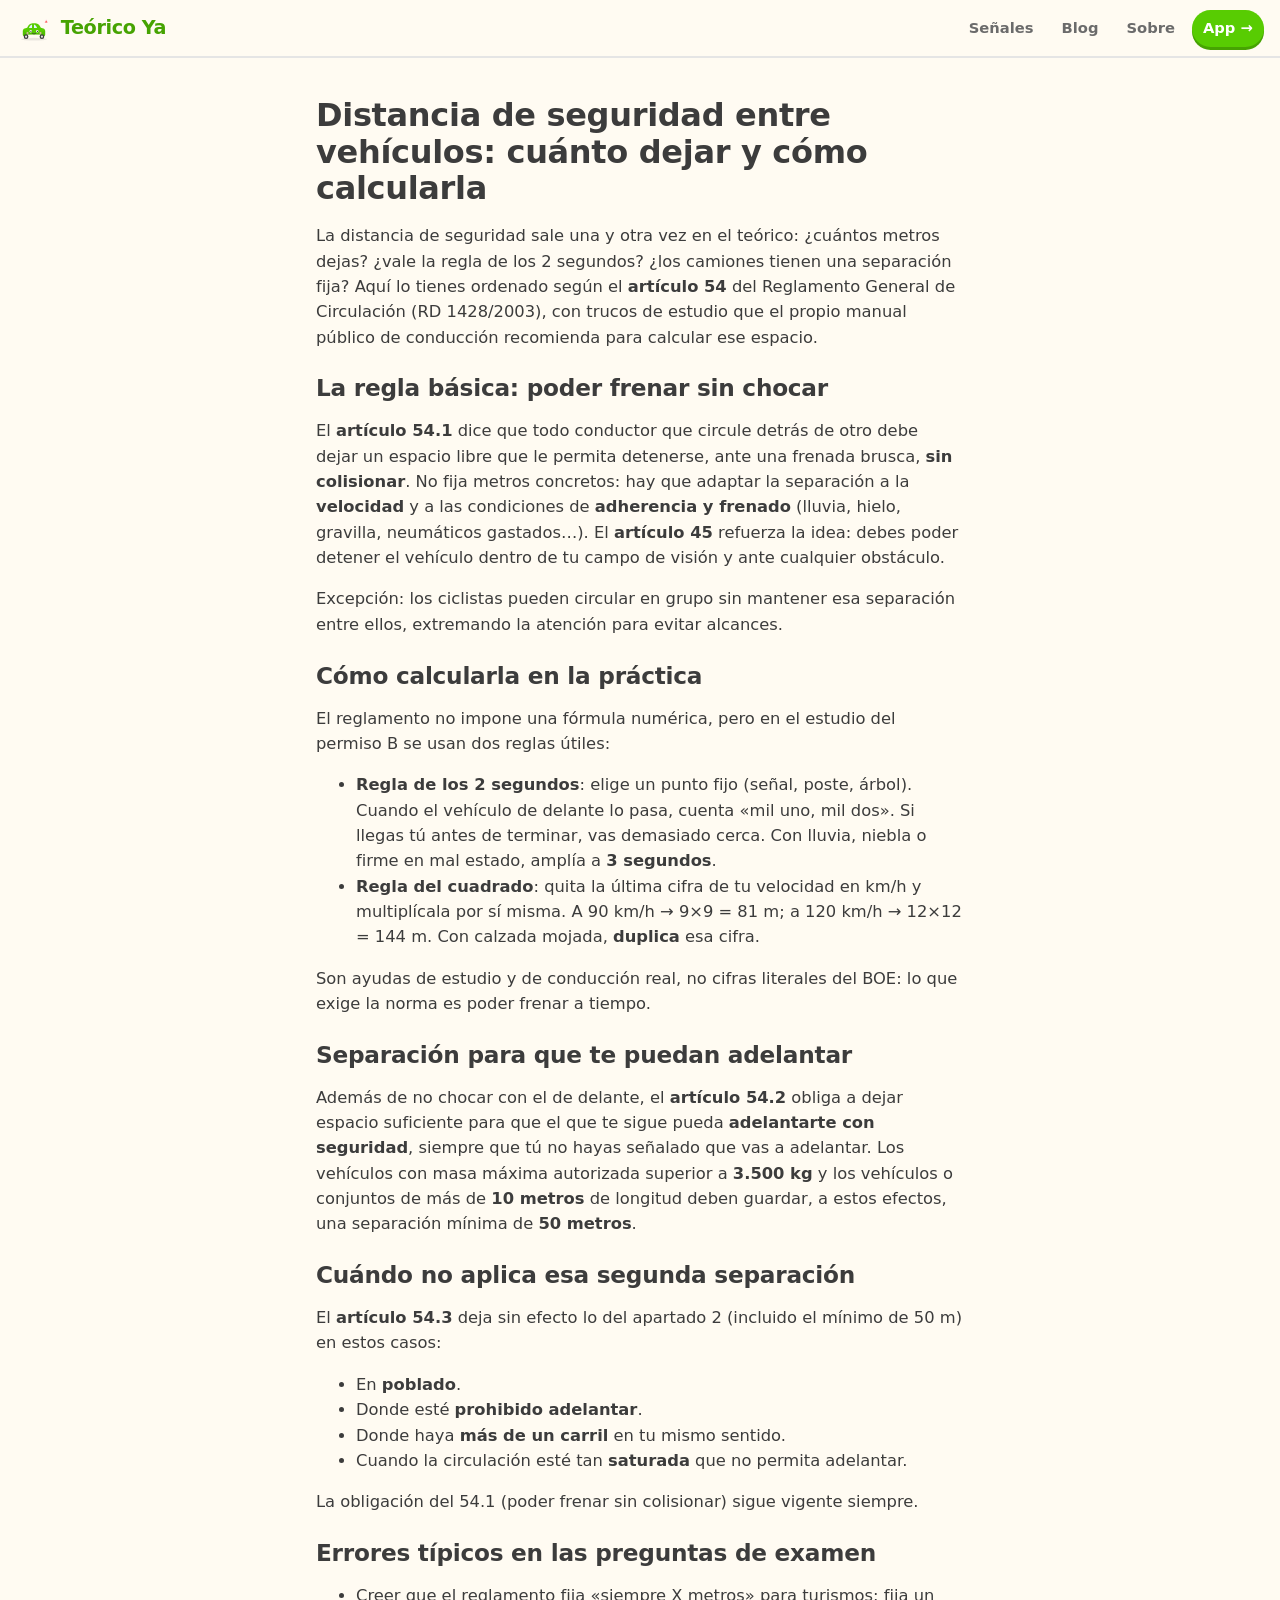
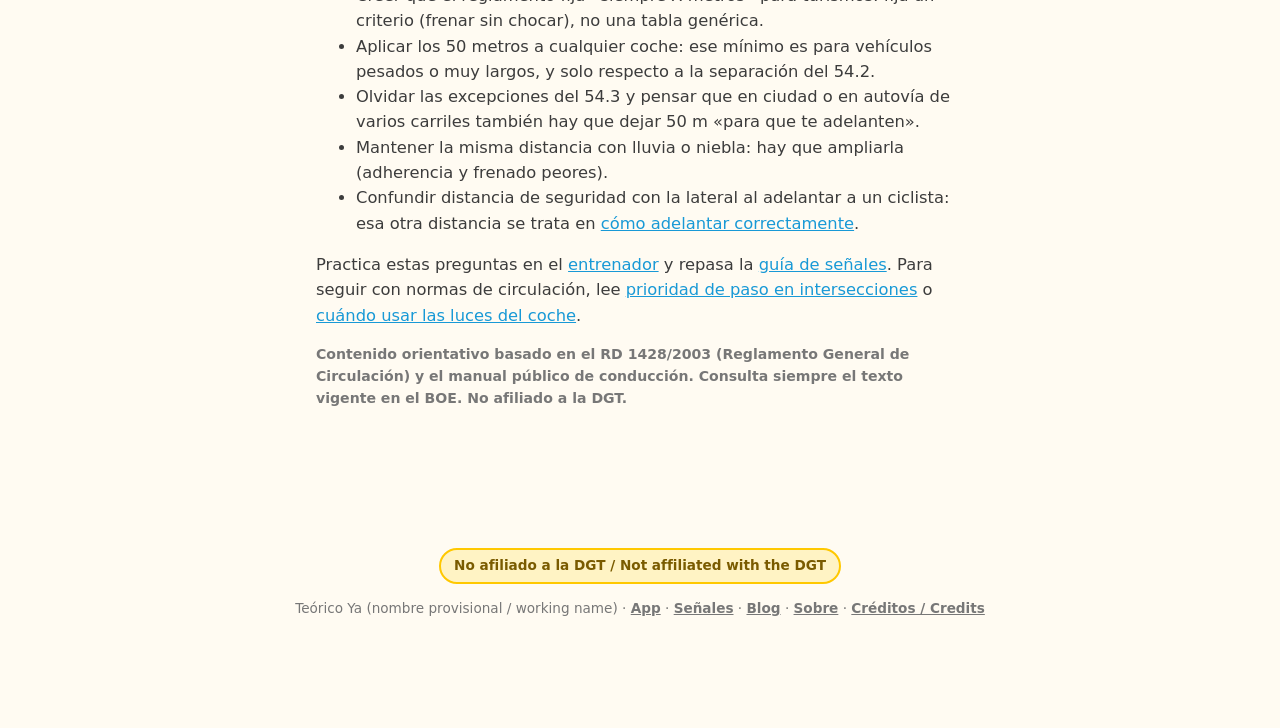
<file: blog/distancia-de-seguridad-entre-vehiculos/index.html>
<!doctype html><html lang="es"><head><meta charset="utf-8"><meta name="viewport" content="width=device-width,initial-scale=1"><meta name="theme-color" content="#58cc02"><title>Distancia de seguridad entre vehículos: cuánto dejar y cómo calcularla · Teórico Ya</title><meta name="description" content="Qué distancia de seguridad debes dejar con el vehículo de delante, la regla de los 2 segundos, la separación de 50 metros de vehículos pesados y las excepciones del artículo 54 del Reglamento General de Circulación."><link rel="canonical" href="https://richkngxxx.github.io/teorico-ya/blog/distancia-de-seguridad-entre-vehiculos/"><link rel="manifest" href="../../manifest.webmanifest"><link rel="icon" href="../../assets/icon-192.png"><link rel="stylesheet" href="../../assets/style.css"></head><body><header><a class="brand" href="../../"><img src="../../assets/mascot.svg" alt="" width="36" height="29">Teórico Ya</a><nav><a href="../../senales/">Señales</a><a href="../../blog/">Blog</a><a href="../../sobre/">Sobre</a><a href="../../app/" class="nav-cta">App →</a></nav></header><main><article><h1>Distancia de seguridad entre vehículos: cuánto dejar y cómo calcularla</h1><p>La distancia de seguridad sale una y otra vez en el teórico: ¿cuántos metros dejas? ¿vale la regla de los 2 segundos? ¿los camiones tienen una separación fija? Aquí lo tienes ordenado según el <strong>artículo 54</strong> del Reglamento General de Circulación (RD 1428/2003), con trucos de estudio que el propio manual público de conducción recomienda para calcular ese espacio.</p>
<h2>La regla básica: poder frenar sin chocar</h2><p>El <strong>artículo 54.1</strong> dice que todo conductor que circule detrás de otro debe dejar un espacio libre que le permita detenerse, ante una frenada brusca, <strong>sin colisionar</strong>. No fija metros concretos: hay que adaptar la separación a la <strong>velocidad</strong> y a las condiciones de <strong>adherencia y frenado</strong> (lluvia, hielo, gravilla, neumáticos gastados…). El <strong>artículo 45</strong> refuerza la idea: debes poder detener el vehículo dentro de tu campo de visión y ante cualquier obstáculo.</p><p>Excepción: los ciclistas pueden circular en grupo sin mantener esa separación entre ellos, extremando la atención para evitar alcances.</p>
<h2>Cómo calcularla en la práctica</h2><p>El reglamento no impone una fórmula numérica, pero en el estudio del permiso B se usan dos reglas útiles:</p><ul><li><strong>Regla de los 2 segundos</strong>: elige un punto fijo (señal, poste, árbol). Cuando el vehículo de delante lo pasa, cuenta «mil uno, mil dos». Si llegas tú antes de terminar, vas demasiado cerca. Con lluvia, niebla o firme en mal estado, amplía a <strong>3 segundos</strong>.</li><li><strong>Regla del cuadrado</strong>: quita la última cifra de tu velocidad en km/h y multiplícala por sí misma. A 90 km/h → 9×9 = 81 m; a 120 km/h → 12×12 = 144 m. Con calzada mojada, <strong>duplica</strong> esa cifra.</li></ul><p>Son ayudas de estudio y de conducción real, no cifras literales del BOE: lo que exige la norma es poder frenar a tiempo.</p>
<h2>Separación para que te puedan adelantar</h2><p>Además de no chocar con el de delante, el <strong>artículo 54.2</strong> obliga a dejar espacio suficiente para que el que te sigue pueda <strong>adelantarte con seguridad</strong>, siempre que tú no hayas señalado que vas a adelantar. Los vehículos con masa máxima autorizada superior a <strong>3.500 kg</strong> y los vehículos o conjuntos de más de <strong>10 metros</strong> de longitud deben guardar, a estos efectos, una separación mínima de <strong>50 metros</strong>.</p>
<h2>Cuándo no aplica esa segunda separación</h2><p>El <strong>artículo 54.3</strong> deja sin efecto lo del apartado 2 (incluido el mínimo de 50 m) en estos casos:</p><ul><li>En <strong>poblado</strong>.</li><li>Donde esté <strong>prohibido adelantar</strong>.</li><li>Donde haya <strong>más de un carril</strong> en tu mismo sentido.</li><li>Cuando la circulación esté tan <strong>saturada</strong> que no permita adelantar.</li></ul><p>La obligación del 54.1 (poder frenar sin colisionar) sigue vigente siempre.</p>
<h2>Errores típicos en las preguntas de examen</h2><ul><li>Creer que el reglamento fija «siempre X metros» para turismos: fija un criterio (frenar sin chocar), no una tabla genérica.</li><li>Aplicar los 50 metros a cualquier coche: ese mínimo es para vehículos pesados o muy largos, y solo respecto a la separación del 54.2.</li><li>Olvidar las excepciones del 54.3 y pensar que en ciudad o en autovía de varios carriles también hay que dejar 50 m «para que te adelanten».</li><li>Mantener la misma distancia con lluvia o niebla: hay que ampliarla (adherencia y frenado peores).</li><li>Confundir distancia de seguridad con la lateral al adelantar a un ciclista: esa otra distancia se trata en <a href="../como-adelantar-correctamente/">cómo adelantar correctamente</a>.</li></ul>
<p>Practica estas preguntas en el <a href="../../app/">entrenador</a> y repasa la <a href="../../senales/">guía de señales</a>. Para seguir con normas de circulación, lee <a href="../prioridad-de-paso-intersecciones/">prioridad de paso en intersecciones</a> o <a href="../luces-del-coche-cuando-usarlas/">cuándo usar las luces del coche</a>.</p><p class="muted">Contenido orientativo basado en el RD 1428/2003 (Reglamento General de Circulación) y el manual público de conducción. Consulta siempre el texto vigente en el BOE. No afiliado a la DGT.</p></article></main><footer><p><span class="disclaimer" data-i18n="disclaimer">No afiliado a la DGT / Not affiliated with the DGT</span></p><p>Teórico Ya (nombre provisional / working name) · <a href="../../app/">App</a> · <a href="../../senales/">Señales</a> · <a href="../../blog/">Blog</a> · <a href="../../sobre/">Sobre</a> · <a href="../../creditos/">Créditos / Credits</a></p></footer></body></html>
</file>
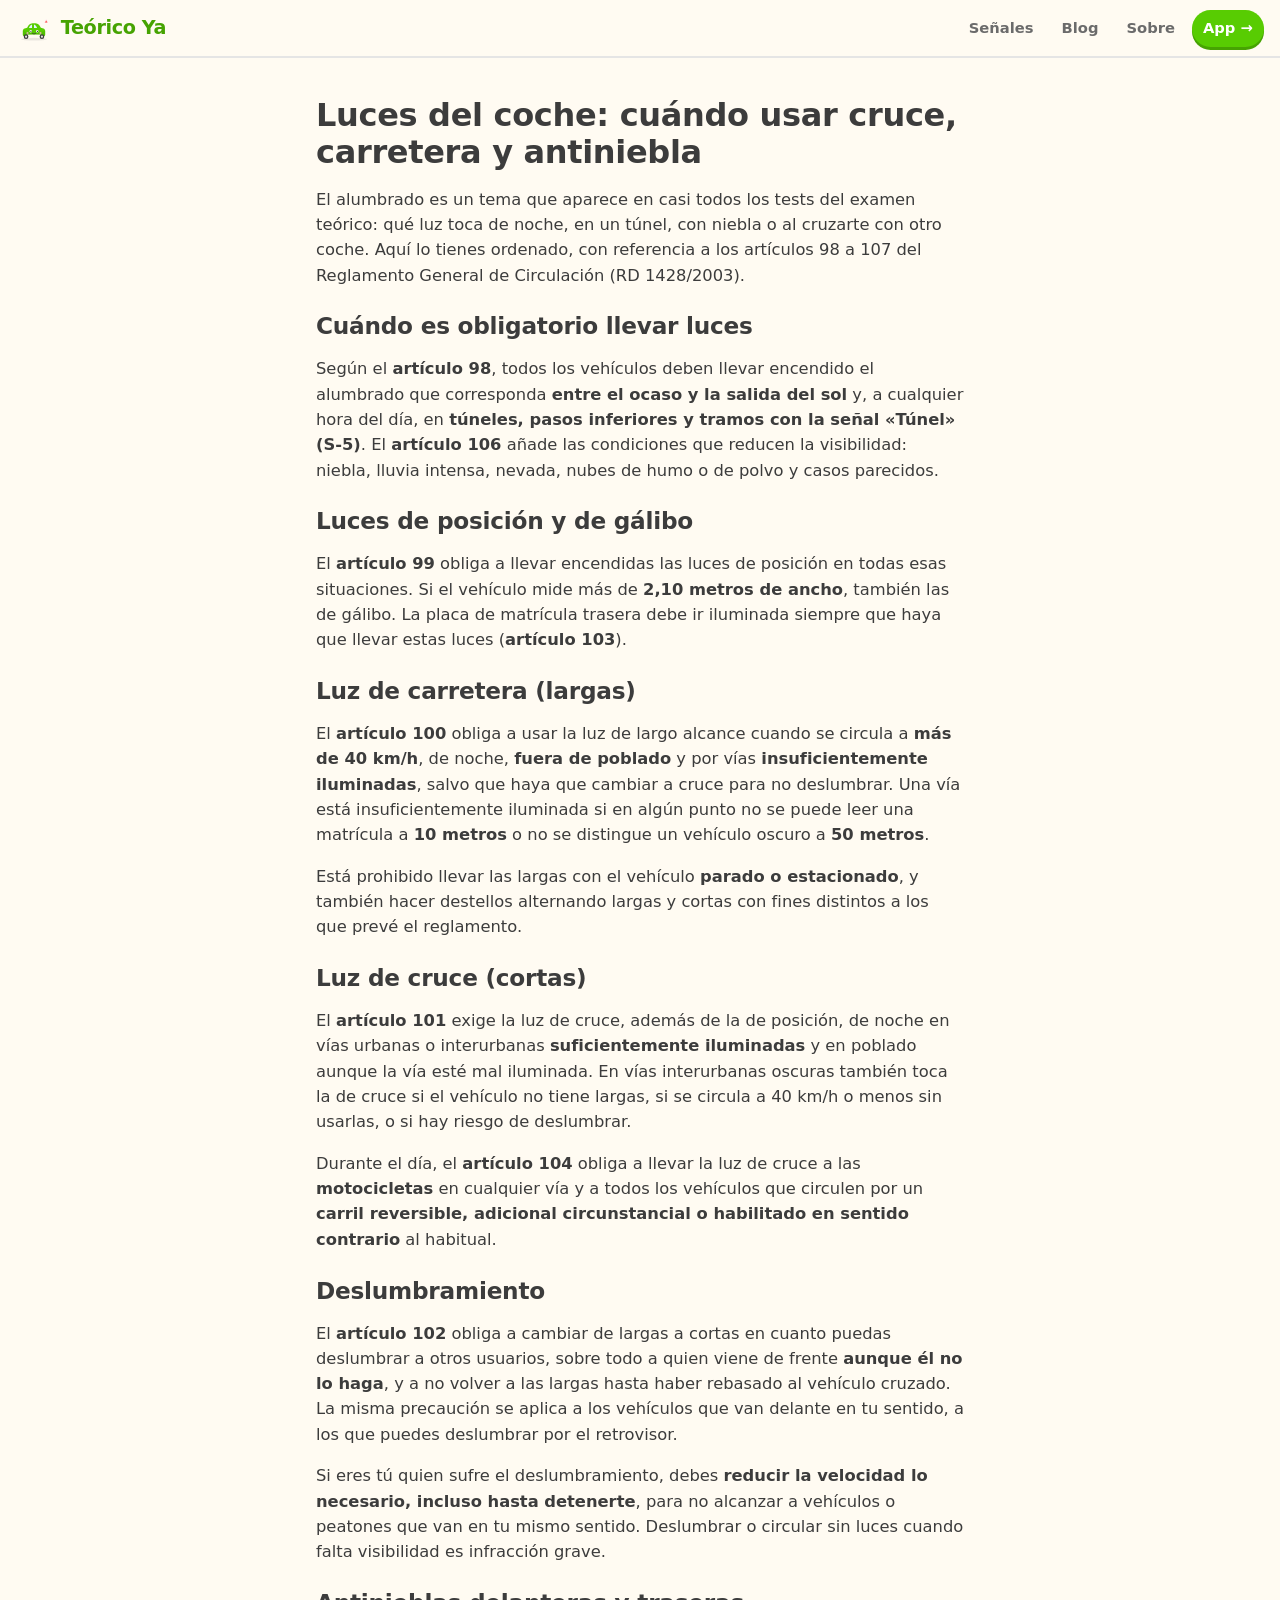
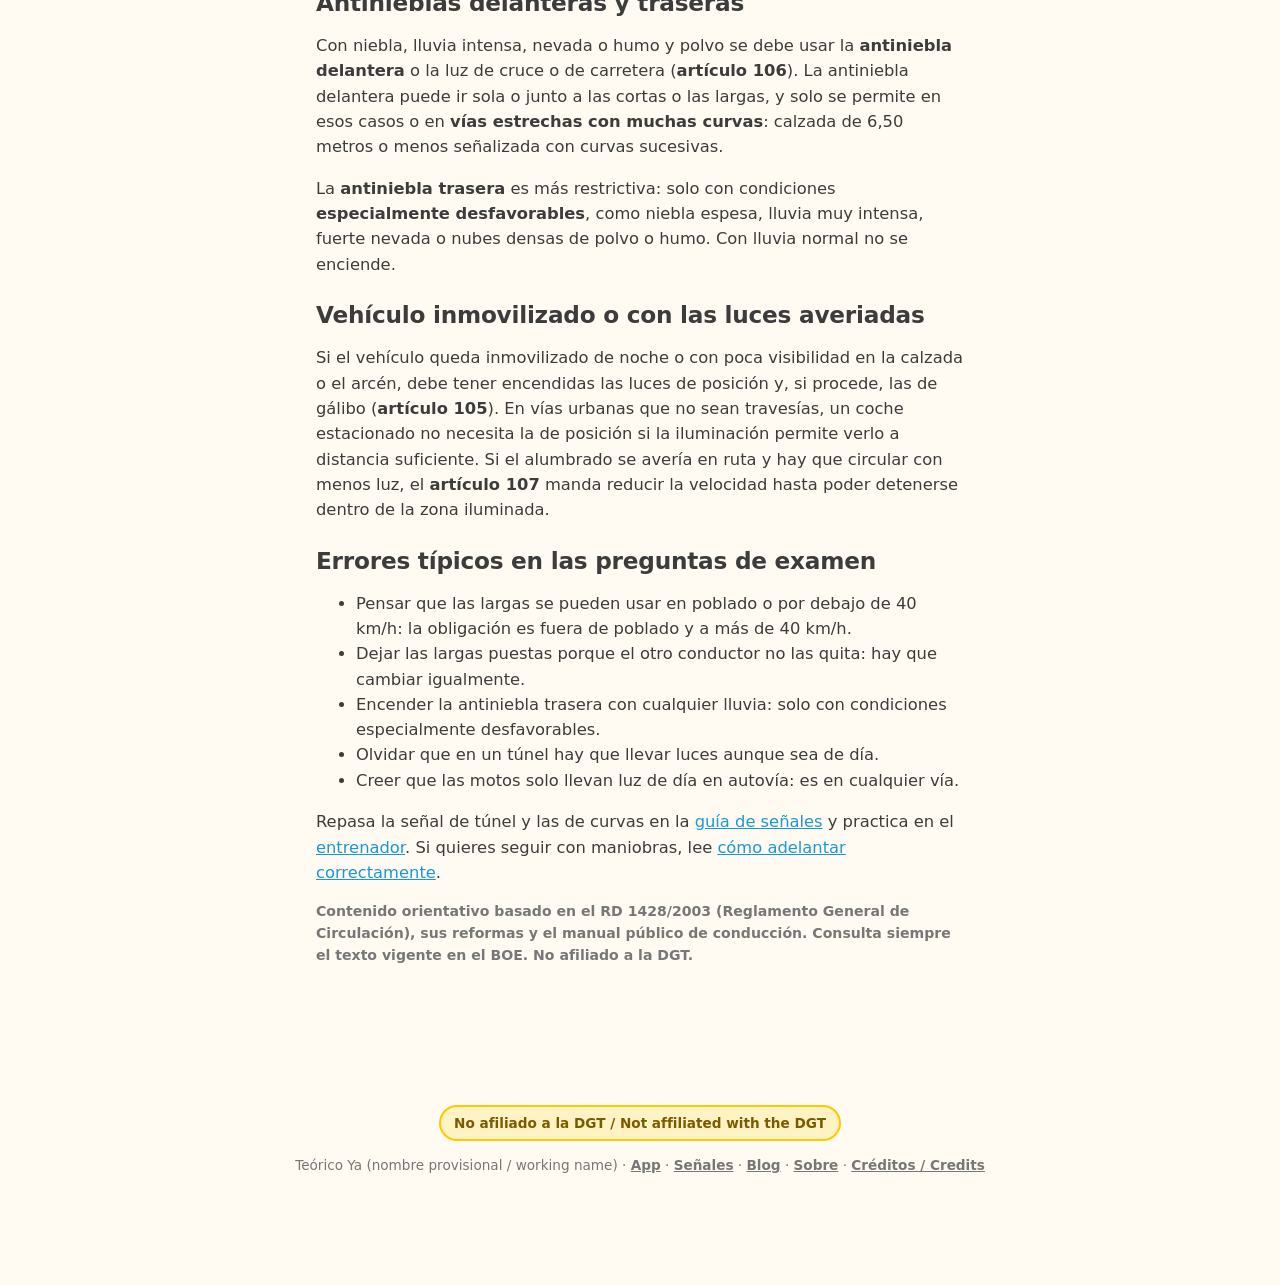
<file: blog/luces-del-coche-cuando-usarlas/index.html>
<!doctype html><html lang="es"><head><meta charset="utf-8"><meta name="viewport" content="width=device-width,initial-scale=1"><meta name="theme-color" content="#58cc02"><title>Luces del coche: cuándo usar cruce, carretera y antiniebla · Teórico Ya</title><meta name="description" content="Cuándo hay que encender las luces de posición, cruce, carretera y antiniebla, cómo evitar deslumbrar y qué hacer si te deslumbran, según el Reglamento General de Circulación."><link rel="canonical" href="https://richkngxxx.github.io/teorico-ya/blog/luces-del-coche-cuando-usarlas/"><link rel="manifest" href="../../manifest.webmanifest"><link rel="icon" href="../../assets/icon-192.png"><link rel="stylesheet" href="../../assets/style.css"></head><body><header><a class="brand" href="../../"><img src="../../assets/mascot.svg" alt="" width="36" height="29">Teórico Ya</a><nav><a href="../../senales/">Señales</a><a href="../../blog/">Blog</a><a href="../../sobre/">Sobre</a><a href="../../app/" class="nav-cta">App →</a></nav></header><main><article><h1>Luces del coche: cuándo usar cruce, carretera y antiniebla</h1><p>El alumbrado es un tema que aparece en casi todos los tests del examen teórico: qué luz toca de noche, en un túnel, con niebla o al cruzarte con otro coche. Aquí lo tienes ordenado, con referencia a los artículos 98 a 107 del Reglamento General de Circulación (RD 1428/2003).</p>
<h2>Cuándo es obligatorio llevar luces</h2><p>Según el <strong>artículo 98</strong>, todos los vehículos deben llevar encendido el alumbrado que corresponda <strong>entre el ocaso y la salida del sol</strong> y, a cualquier hora del día, en <strong>túneles, pasos inferiores y tramos con la señal «Túnel» (S-5)</strong>. El <strong>artículo 106</strong> añade las condiciones que reducen la visibilidad: niebla, lluvia intensa, nevada, nubes de humo o de polvo y casos parecidos.</p>
<h2>Luces de posición y de gálibo</h2><p>El <strong>artículo 99</strong> obliga a llevar encendidas las luces de posición en todas esas situaciones. Si el vehículo mide más de <strong>2,10 metros de ancho</strong>, también las de gálibo. La placa de matrícula trasera debe ir iluminada siempre que haya que llevar estas luces (<strong>artículo 103</strong>).</p>
<h2>Luz de carretera (largas)</h2><p>El <strong>artículo 100</strong> obliga a usar la luz de largo alcance cuando se circula a <strong>más de 40 km/h</strong>, de noche, <strong>fuera de poblado</strong> y por vías <strong>insuficientemente iluminadas</strong>, salvo que haya que cambiar a cruce para no deslumbrar. Una vía está insuficientemente iluminada si en algún punto no se puede leer una matrícula a <strong>10 metros</strong> o no se distingue un vehículo oscuro a <strong>50 metros</strong>.</p><p>Está prohibido llevar las largas con el vehículo <strong>parado o estacionado</strong>, y también hacer destellos alternando largas y cortas con fines distintos a los que prevé el reglamento.</p>
<h2>Luz de cruce (cortas)</h2><p>El <strong>artículo 101</strong> exige la luz de cruce, además de la de posición, de noche en vías urbanas o interurbanas <strong>suficientemente iluminadas</strong> y en poblado aunque la vía esté mal iluminada. En vías interurbanas oscuras también toca la de cruce si el vehículo no tiene largas, si se circula a 40 km/h o menos sin usarlas, o si hay riesgo de deslumbrar.</p><p>Durante el día, el <strong>artículo 104</strong> obliga a llevar la luz de cruce a las <strong>motocicletas</strong> en cualquier vía y a todos los vehículos que circulen por un <strong>carril reversible, adicional circunstancial o habilitado en sentido contrario</strong> al habitual.</p>
<h2>Deslumbramiento</h2><p>El <strong>artículo 102</strong> obliga a cambiar de largas a cortas en cuanto puedas deslumbrar a otros usuarios, sobre todo a quien viene de frente <strong>aunque él no lo haga</strong>, y a no volver a las largas hasta haber rebasado al vehículo cruzado. La misma precaución se aplica a los vehículos que van delante en tu sentido, a los que puedes deslumbrar por el retrovisor.</p><p>Si eres tú quien sufre el deslumbramiento, debes <strong>reducir la velocidad lo necesario, incluso hasta detenerte</strong>, para no alcanzar a vehículos o peatones que van en tu mismo sentido. Deslumbrar o circular sin luces cuando falta visibilidad es infracción grave.</p>
<h2>Antinieblas delanteras y traseras</h2><p>Con niebla, lluvia intensa, nevada o humo y polvo se debe usar la <strong>antiniebla delantera</strong> o la luz de cruce o de carretera (<strong>artículo 106</strong>). La antiniebla delantera puede ir sola o junto a las cortas o las largas, y solo se permite en esos casos o en <strong>vías estrechas con muchas curvas</strong>: calzada de 6,50 metros o menos señalizada con curvas sucesivas.</p><p>La <strong>antiniebla trasera</strong> es más restrictiva: solo con condiciones <strong>especialmente desfavorables</strong>, como niebla espesa, lluvia muy intensa, fuerte nevada o nubes densas de polvo o humo. Con lluvia normal no se enciende.</p>
<h2>Vehículo inmovilizado o con las luces averiadas</h2><p>Si el vehículo queda inmovilizado de noche o con poca visibilidad en la calzada o el arcén, debe tener encendidas las luces de posición y, si procede, las de gálibo (<strong>artículo 105</strong>). En vías urbanas que no sean travesías, un coche estacionado no necesita la de posición si la iluminación permite verlo a distancia suficiente. Si el alumbrado se avería en ruta y hay que circular con menos luz, el <strong>artículo 107</strong> manda reducir la velocidad hasta poder detenerse dentro de la zona iluminada.</p>
<h2>Errores típicos en las preguntas de examen</h2><ul><li>Pensar que las largas se pueden usar en poblado o por debajo de 40 km/h: la obligación es fuera de poblado y a más de 40 km/h.</li><li>Dejar las largas puestas porque el otro conductor no las quita: hay que cambiar igualmente.</li><li>Encender la antiniebla trasera con cualquier lluvia: solo con condiciones especialmente desfavorables.</li><li>Olvidar que en un túnel hay que llevar luces aunque sea de día.</li><li>Creer que las motos solo llevan luz de día en autovía: es en cualquier vía.</li></ul>
<p>Repasa la señal de túnel y las de curvas en la <a href="../../senales/">guía de señales</a> y practica en el <a href="../../app/">entrenador</a>. Si quieres seguir con maniobras, lee <a href="../como-adelantar-correctamente/">cómo adelantar correctamente</a>.</p><p class="muted">Contenido orientativo basado en el RD 1428/2003 (Reglamento General de Circulación), sus reformas y el manual público de conducción. Consulta siempre el texto vigente en el BOE. No afiliado a la DGT.</p></article></main><footer><p><span class="disclaimer" data-i18n="disclaimer">No afiliado a la DGT / Not affiliated with the DGT</span></p><p>Teórico Ya (nombre provisional / working name) · <a href="../../app/">App</a> · <a href="../../senales/">Señales</a> · <a href="../../blog/">Blog</a> · <a href="../../sobre/">Sobre</a> · <a href="../../creditos/">Créditos / Credits</a></p></footer></body></html>
</file>
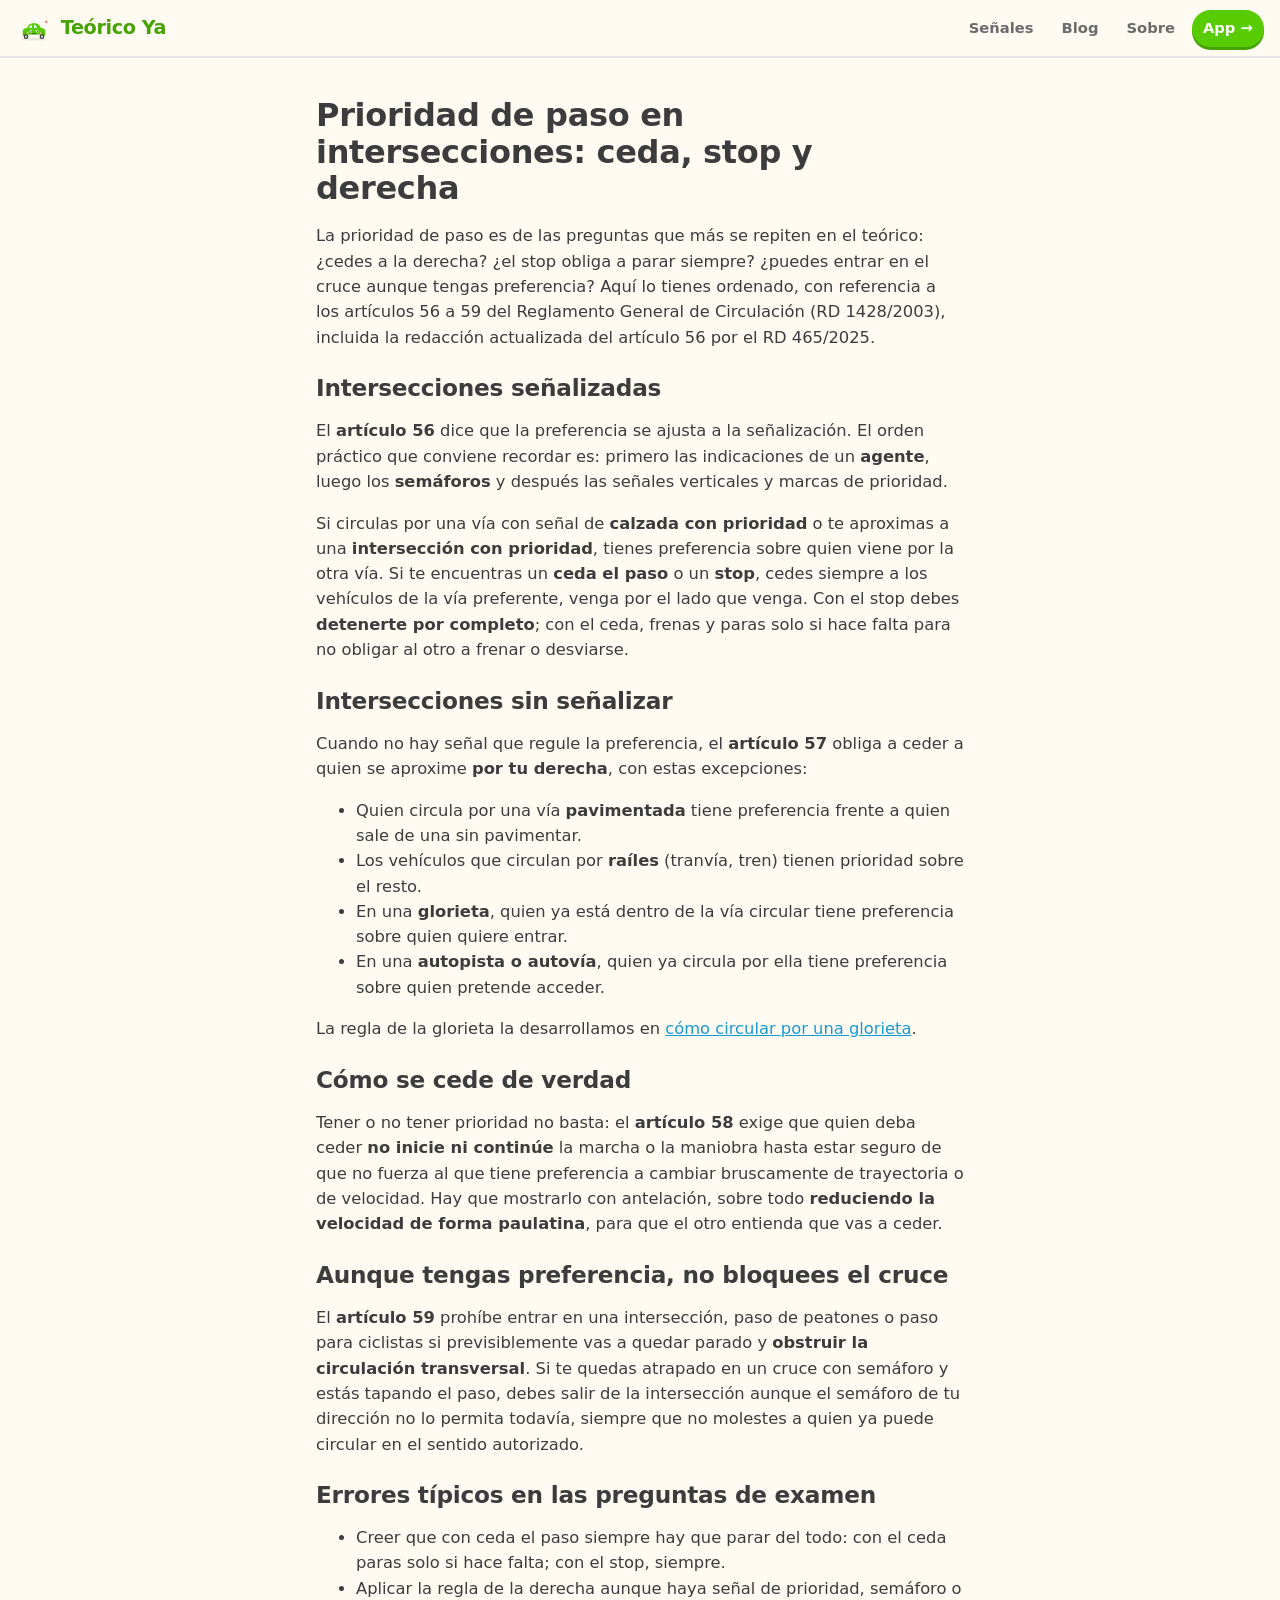
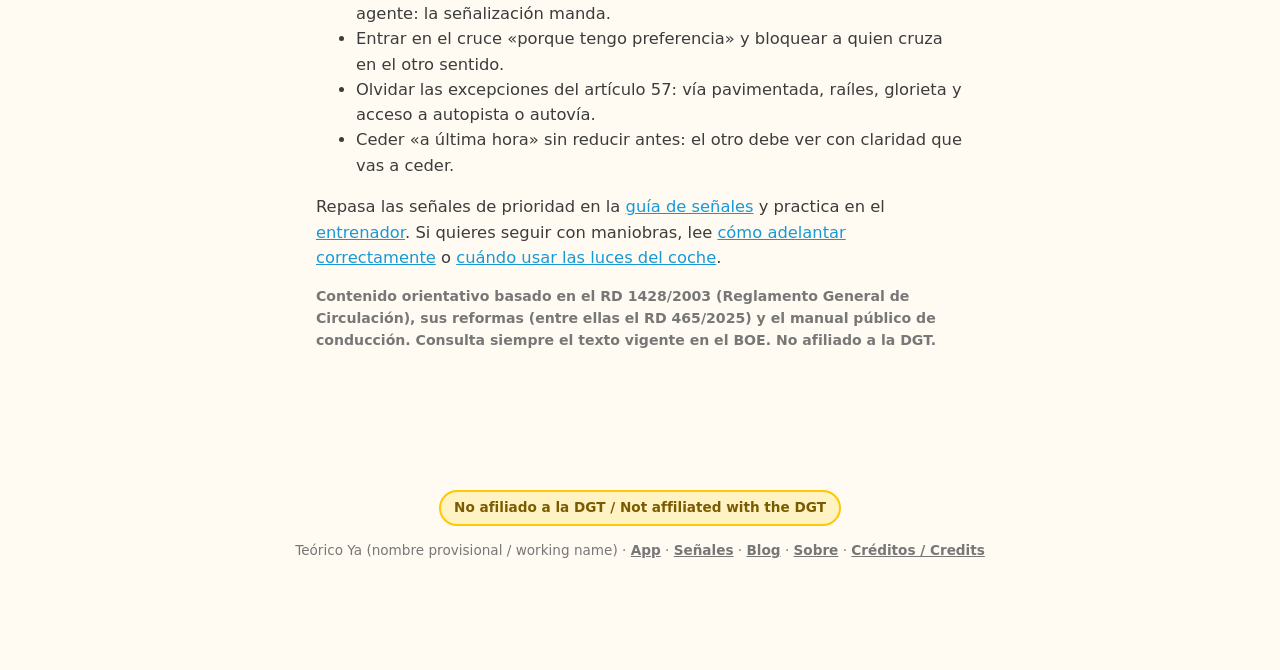
<file: blog/prioridad-de-paso-intersecciones/index.html>
<!doctype html><html lang="es"><head><meta charset="utf-8"><meta name="viewport" content="width=device-width,initial-scale=1"><meta name="theme-color" content="#58cc02"><title>Prioridad de paso en intersecciones: ceda, stop y derecha · Teórico Ya</title><meta name="description" content="Quién tiene prioridad en un cruce con ceda el paso, stop o sin señalizar, qué hacer al ceder y cuándo no debes entrar aunque tengas preferencia, según el Reglamento General de Circulación."><link rel="canonical" href="https://richkngxxx.github.io/teorico-ya/blog/prioridad-de-paso-intersecciones/"><link rel="manifest" href="../../manifest.webmanifest"><link rel="icon" href="../../assets/icon-192.png"><link rel="stylesheet" href="../../assets/style.css"></head><body><header><a class="brand" href="../../"><img src="../../assets/mascot.svg" alt="" width="36" height="29">Teórico Ya</a><nav><a href="../../senales/">Señales</a><a href="../../blog/">Blog</a><a href="../../sobre/">Sobre</a><a href="../../app/" class="nav-cta">App →</a></nav></header><main><article><h1>Prioridad de paso en intersecciones: ceda, stop y derecha</h1><p>La prioridad de paso es de las preguntas que más se repiten en el teórico: ¿cedes a la derecha? ¿el stop obliga a parar siempre? ¿puedes entrar en el cruce aunque tengas preferencia? Aquí lo tienes ordenado, con referencia a los artículos 56 a 59 del Reglamento General de Circulación (RD 1428/2003), incluida la redacción actualizada del artículo 56 por el RD 465/2025.</p>
<h2>Intersecciones señalizadas</h2><p>El <strong>artículo 56</strong> dice que la preferencia se ajusta a la señalización. El orden práctico que conviene recordar es: primero las indicaciones de un <strong>agente</strong>, luego los <strong>semáforos</strong> y después las señales verticales y marcas de prioridad.</p><p>Si circulas por una vía con señal de <strong>calzada con prioridad</strong> o te aproximas a una <strong>intersección con prioridad</strong>, tienes preferencia sobre quien viene por la otra vía. Si te encuentras un <strong>ceda el paso</strong> o un <strong>stop</strong>, cedes siempre a los vehículos de la vía preferente, venga por el lado que venga. Con el stop debes <strong>detenerte por completo</strong>; con el ceda, frenas y paras solo si hace falta para no obligar al otro a frenar o desviarse.</p>
<h2>Intersecciones sin señalizar</h2><p>Cuando no hay señal que regule la preferencia, el <strong>artículo 57</strong> obliga a ceder a quien se aproxime <strong>por tu derecha</strong>, con estas excepciones:</p><ul><li>Quien circula por una vía <strong>pavimentada</strong> tiene preferencia frente a quien sale de una sin pavimentar.</li><li>Los vehículos que circulan por <strong>raíles</strong> (tranvía, tren) tienen prioridad sobre el resto.</li><li>En una <strong>glorieta</strong>, quien ya está dentro de la vía circular tiene preferencia sobre quien quiere entrar.</li><li>En una <strong>autopista o autovía</strong>, quien ya circula por ella tiene preferencia sobre quien pretende acceder.</li></ul><p>La regla de la glorieta la desarrollamos en <a href="../como-circular-glorietas/">cómo circular por una glorieta</a>.</p>
<h2>Cómo se cede de verdad</h2><p>Tener o no tener prioridad no basta: el <strong>artículo 58</strong> exige que quien deba ceder <strong>no inicie ni continúe</strong> la marcha o la maniobra hasta estar seguro de que no fuerza al que tiene preferencia a cambiar bruscamente de trayectoria o de velocidad. Hay que mostrarlo con antelación, sobre todo <strong>reduciendo la velocidad de forma paulatina</strong>, para que el otro entienda que vas a ceder.</p>
<h2>Aunque tengas preferencia, no bloquees el cruce</h2><p>El <strong>artículo 59</strong> prohíbe entrar en una intersección, paso de peatones o paso para ciclistas si previsiblemente vas a quedar parado y <strong>obstruir la circulación transversal</strong>. Si te quedas atrapado en un cruce con semáforo y estás tapando el paso, debes salir de la intersección aunque el semáforo de tu dirección no lo permita todavía, siempre que no molestes a quien ya puede circular en el sentido autorizado.</p>
<h2>Errores típicos en las preguntas de examen</h2><ul><li>Creer que con ceda el paso siempre hay que parar del todo: con el ceda paras solo si hace falta; con el stop, siempre.</li><li>Aplicar la regla de la derecha aunque haya señal de prioridad, semáforo o agente: la señalización manda.</li><li>Entrar en el cruce «porque tengo preferencia» y bloquear a quien cruza en el otro sentido.</li><li>Olvidar las excepciones del artículo 57: vía pavimentada, raíles, glorieta y acceso a autopista o autovía.</li><li>Ceder «a última hora» sin reducir antes: el otro debe ver con claridad que vas a ceder.</li></ul>
<p>Repasa las señales de prioridad en la <a href="../../senales/">guía de señales</a> y practica en el <a href="../../app/">entrenador</a>. Si quieres seguir con maniobras, lee <a href="../como-adelantar-correctamente/">cómo adelantar correctamente</a> o <a href="../luces-del-coche-cuando-usarlas/">cuándo usar las luces del coche</a>.</p><p class="muted">Contenido orientativo basado en el RD 1428/2003 (Reglamento General de Circulación), sus reformas (entre ellas el RD 465/2025) y el manual público de conducción. Consulta siempre el texto vigente en el BOE. No afiliado a la DGT.</p></article></main><footer><p><span class="disclaimer" data-i18n="disclaimer">No afiliado a la DGT / Not affiliated with the DGT</span></p><p>Teórico Ya (nombre provisional / working name) · <a href="../../app/">App</a> · <a href="../../senales/">Señales</a> · <a href="../../blog/">Blog</a> · <a href="../../sobre/">Sobre</a> · <a href="../../creditos/">Créditos / Credits</a></p></footer></body></html>
</file>
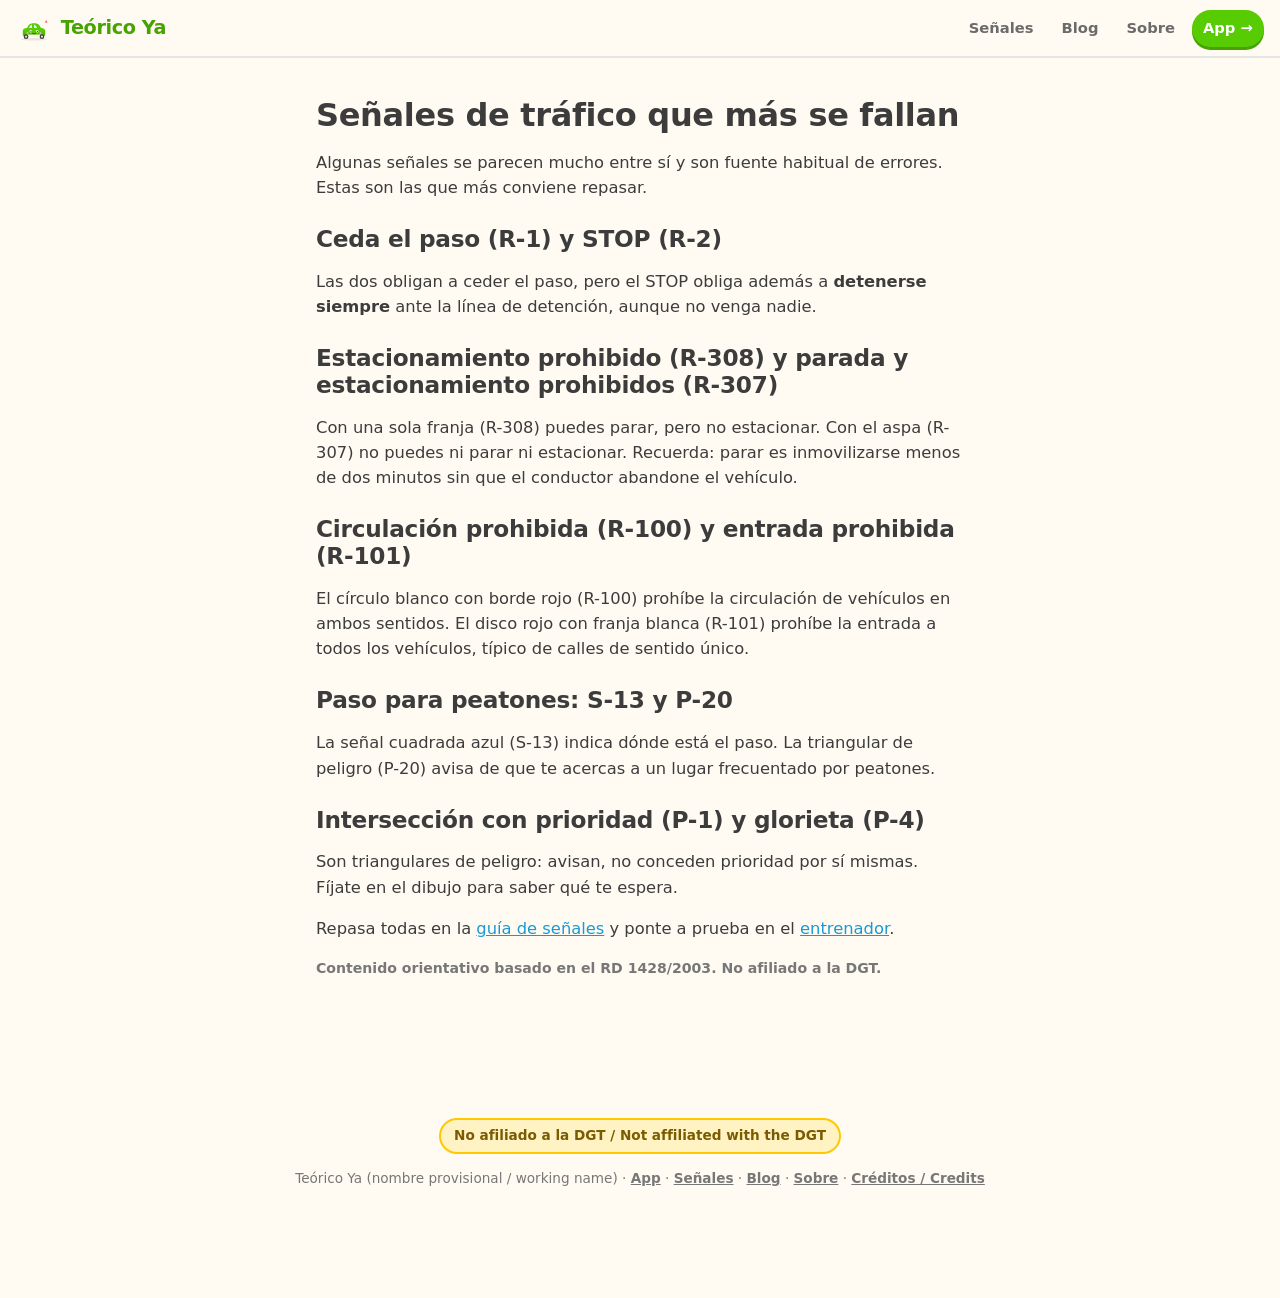
<file: blog/senales-que-mas-se-fallan/index.html>
<!doctype html><html lang="es"><head><meta charset="utf-8"><meta name="viewport" content="width=device-width,initial-scale=1"><meta name="theme-color" content="#58cc02"><title>Señales de tráfico que más se fallan · Teórico Ya</title><meta name="description" content="Las señales de tráfico que más confunden en el examen teórico y cómo distinguirlas."><link rel="canonical" href="https://richkngxxx.github.io/teorico-ya/blog/senales-que-mas-se-fallan/"><link rel="manifest" href="../../manifest.webmanifest"><link rel="icon" href="../../assets/icon-192.png"><link rel="stylesheet" href="../../assets/style.css"></head><body><header><a class="brand" href="../../"><img src="../../assets/mascot.svg" alt="" width="36" height="29">Teórico Ya</a><nav><a href="../../senales/">Señales</a><a href="../../blog/">Blog</a><a href="../../sobre/">Sobre</a><a href="../../app/" class="nav-cta">App →</a></nav></header><main><article><h1>Señales de tráfico que más se fallan</h1><p>Algunas señales se parecen mucho entre sí y son fuente habitual de errores. Estas son las que más conviene repasar.</p>
<h2>Ceda el paso (R-1) y STOP (R-2)</h2><p>Las dos obligan a ceder el paso, pero el STOP obliga además a <strong>detenerse siempre</strong> ante la línea de detención, aunque no venga nadie.</p>
<h2>Estacionamiento prohibido (R-308) y parada y estacionamiento prohibidos (R-307)</h2><p>Con una sola franja (R-308) puedes parar, pero no estacionar. Con el aspa (R-307) no puedes ni parar ni estacionar. Recuerda: parar es inmovilizarse menos de dos minutos sin que el conductor abandone el vehículo.</p>
<h2>Circulación prohibida (R-100) y entrada prohibida (R-101)</h2><p>El círculo blanco con borde rojo (R-100) prohíbe la circulación de vehículos en ambos sentidos. El disco rojo con franja blanca (R-101) prohíbe la entrada a todos los vehículos, típico de calles de sentido único.</p>
<h2>Paso para peatones: S-13 y P-20</h2><p>La señal cuadrada azul (S-13) indica dónde está el paso. La triangular de peligro (P-20) avisa de que te acercas a un lugar frecuentado por peatones.</p>
<h2>Intersección con prioridad (P-1) y glorieta (P-4)</h2><p>Son triangulares de peligro: avisan, no conceden prioridad por sí mismas. Fíjate en el dibujo para saber qué te espera.</p>
<p>Repasa todas en la <a href="../../senales/">guía de señales</a> y ponte a prueba en el <a href="../../app/#signs">entrenador</a>.</p><p class="muted">Contenido orientativo basado en el RD 1428/2003. No afiliado a la DGT.</p></article></main><footer><p><span class="disclaimer" data-i18n="disclaimer">No afiliado a la DGT / Not affiliated with the DGT</span></p><p>Teórico Ya (nombre provisional / working name) · <a href="../../app/">App</a> · <a href="../../senales/">Señales</a> · <a href="../../blog/">Blog</a> · <a href="../../sobre/">Sobre</a> · <a href="../../creditos/">Créditos / Credits</a></p></footer></body></html>
</file>
<file: assets/style.css>
/* Teórico Ya — warm, playful design system (original; not affiliated with the DGT or Duolingo).
   Chunky rounded buttons with a 3D "press" edge, soft shadows, high-contrast text, no webfonts (offline-first). */
:root{
  --bg:#fffbf2; --card:#fff; --ink:#3c3c3c; --ink-soft:#777; --line:#e5e5e5;
  --green:#58cc02; --green-dark:#46a302; --green-soft:#d7ffb8;
  --blue:#1cb0f6; --blue-dark:#1899d6; --blue-soft:#ddf4ff;
  --yellow:#ffc800; --yellow-dark:#e0a800; --yellow-soft:#fff3c4;
  --red:#ff4b4b; --red-dark:#d33131; --red-soft:#ffdfe0;
  --purple:#a560e8; --purple-dark:#8a4fd0; --purple-soft:#f0e2ff;
  --orange:#ff9600; --orange-soft:#ffe8c7;
  --radius:20px; --radius-s:14px;
  --shadow:0 2px 0 var(--line), 0 10px 24px rgba(60,60,60,.07);
  --font:"Nunito","Baloo 2",ui-rounded,"SF Pro Rounded",system-ui,-apple-system,"Segoe UI",sans-serif;
}
*{box-sizing:border-box}
html{scroll-behavior:smooth}
body{margin:0;font:16px/1.55 var(--font);background:var(--bg);color:var(--ink);min-height:100vh;display:flex;flex-direction:column;-webkit-font-smoothing:antialiased}
::selection{background:var(--yellow-soft)}
a{color:var(--blue-dark)}
:focus-visible{outline:3px solid var(--blue);outline-offset:2px;border-radius:8px}
h1,h2,h3{line-height:1.15;margin:.4em 0;font-weight:800;letter-spacing:-.01em}
h1{font-size:2rem} h2{font-size:1.45rem} h3{font-size:1.1rem}
img{max-width:100%}

/* ---------- Header ---------- */
header{position:sticky;top:0;z-index:30;background:rgba(255,251,242,.92);backdrop-filter:blur(8px);border-bottom:2px solid var(--line);padding:.6rem 1rem;display:flex;justify-content:space-between;align-items:center;gap:.6rem;flex-wrap:wrap}
header a{color:var(--ink);text-decoration:none}
.brand{display:flex;align-items:center;gap:.55rem;font-weight:900;font-size:1.2rem;color:var(--green-dark)!important;letter-spacing:-.02em}
.brand img{width:36px;height:36px}
header nav{display:flex;gap:.35rem;flex-wrap:wrap;align-items:center}
header nav a{font-weight:800;font-size:.92rem;padding:.45rem .7rem;border-radius:999px;color:#6b6b6b!important}
header nav a:hover{background:var(--blue-soft);color:var(--blue-dark)!important}
header nav a.nav-cta{background:var(--green);color:#fff!important;box-shadow:0 3px 0 var(--green-dark)}
header nav a.nav-cta:active{transform:translateY(3px);box-shadow:none}
select{font:inherit;font-weight:700;padding:.45rem .6rem;border:2px solid var(--line);border-radius:12px;background:#fff;color:var(--ink);cursor:pointer}

/* Stat pills (streak / hearts / XP) */
.pills{display:flex;gap:.45rem;align-items:center;flex-wrap:wrap}
.pill{display:inline-flex;align-items:center;gap:.35rem;font-weight:900;font-size:.95rem;padding:.35rem .7rem;border-radius:999px;border:2px solid var(--line);background:#fff}
.pill.streak{color:#e07b00}.pill.hearts{color:var(--red-dark)}.pill.xp{color:var(--yellow-dark)}
.pill.pop{animation:pop .35s ease}
@keyframes pop{40%{transform:scale(1.18)}}

main{flex:1;padding:1.1rem 1rem 5.5rem;max-width:680px;width:100%;margin:0 auto}
footer{padding:1.4rem 1rem 6rem;text-align:center;font-size:.85rem;color:var(--ink-soft)}
footer a{color:inherit;font-weight:700}
.disclaimer{display:inline-block;background:var(--yellow-soft);border:2px solid var(--yellow);color:#7a5b00;font-weight:800;border-radius:999px;padding:.35rem .8rem}

/* ---------- Buttons: big, rounded, squishy ---------- */
.btn{position:relative;display:flex;align-items:center;gap:.8rem;width:100%;padding:1rem 1.1rem;margin:.6rem 0;border:2px solid var(--line);border-bottom-width:5px;border-radius:var(--radius);background:var(--card);color:var(--ink);font:inherit;font-weight:800;font-size:1.02rem;text-align:start;text-decoration:none;cursor:pointer;transition:transform .06s,box-shadow .06s,background .15s,border-color .15s}
.btn:hover{border-color:#d4d4d4;background:#fdfdfd}
.btn:active{transform:translateY(3px);border-bottom-width:2px}
.btn:disabled{cursor:default;opacity:.92}
.btn.primary{background:var(--green);border-color:var(--green);border-bottom-color:var(--green-dark);color:#fff;justify-content:center;text-align:center;font-size:1.08rem;letter-spacing:.02em;text-transform:uppercase;box-shadow:0 4px 14px rgba(88,204,2,.35)}
.btn.primary:hover{background:#61d60a;border-color:#61d60a;border-bottom-color:var(--green-dark)}
.btn.primary:active{box-shadow:none}
.btn.blue{background:var(--blue);border-color:var(--blue);border-bottom-color:var(--blue-dark);color:#fff;justify-content:center;text-align:center;text-transform:uppercase;box-shadow:0 4px 14px rgba(28,176,246,.35)}
.btn.ghost{justify-content:center;text-align:center;color:var(--blue-dark);text-transform:uppercase}
.btn.danger-ghost{justify-content:center;text-align:center;color:var(--red-dark)}
.btn .letter{flex:none;width:38px;height:38px;display:grid;place-items:center;border:2px solid var(--line);border-radius:12px;font-weight:900;color:var(--ink-soft);background:#fff;text-transform:uppercase}
.btn.selected{border-color:var(--blue);background:var(--blue-soft);color:#0b6fa4}
.btn.selected .letter{border-color:var(--blue);color:var(--blue-dark);background:#fff}
.btn.ok{border-color:var(--green);background:var(--green-soft);color:#2f6d00}
.btn.ok .letter{border-color:var(--green);color:var(--green-dark);background:#fff}
.btn.bad{border-color:var(--red);background:var(--red-soft);color:#8f1d1d}
.btn.bad .letter{border-color:var(--red);color:var(--red-dark);background:#fff}
.btn .opt-text{flex:1}

/* ---------- Cards & hero ---------- */
.card{background:var(--card);border:2px solid var(--line);border-radius:var(--radius);padding:1.1rem 1.2rem;margin:.7rem 0;box-shadow:var(--shadow)}
.card h2,.card h3{margin-top:0}
.muted{color:var(--ink-soft);font-size:.88rem;font-weight:600}
.badge{display:inline-flex;align-items:center;gap:.3rem;background:var(--yellow);color:#6b4e00;font-size:.78rem;font-weight:900;padding:.25rem .65rem;border-radius:999px;letter-spacing:.03em;text-transform:uppercase}
.badge.blue{background:var(--blue-soft);color:#0b6fa4}.badge.purple{background:var(--purple-soft);color:#6d3bbd}.badge.red{background:var(--red-soft);color:#a11}
.hero{text-align:center;padding:1.6rem .6rem .6rem}
.hero h1{font-size:2.15rem;font-weight:900}
.hero h1 .hl{color:var(--green-dark)}
.hero p{font-size:1.08rem;color:#5c5c5c;font-weight:600;max-width:34rem;margin:.6rem auto 1.2rem}
.hero .btn{max-width:340px;margin-inline:auto}
.mascot{width:132px;height:auto;margin:0 auto;display:block;animation:bob 3.2s ease-in-out infinite}
@keyframes bob{50%{transform:translateY(-7px) rotate(-1.2deg)}}
.mascot.small{width:84px}

/* Feature tiles (landing) */
.tiles{display:grid;grid-template-columns:1fr 1fr;gap:.7rem;margin:1rem 0}
@media(max-width:480px){.tiles{grid-template-columns:1fr}}
.tile{display:flex;gap:.8rem;align-items:flex-start;background:#fff;border:2px solid var(--line);border-bottom-width:5px;border-radius:var(--radius);padding:1rem;text-decoration:none;color:var(--ink);box-shadow:var(--shadow)}
.tile:active{transform:translateY(3px);border-bottom-width:2px}
.tile .ico{flex:none;width:52px;height:52px;display:grid;place-items:center;font-size:1.6rem;border-radius:16px}
.tile b{display:block;font-size:1.02rem}.tile span{font-size:.88rem;color:var(--ink-soft);font-weight:600;line-height:1.35;display:block}
.ico.green{background:var(--green-soft)}.ico.blue{background:var(--blue-soft)}.ico.yellow{background:var(--yellow-soft)}.ico.red{background:var(--red-soft)}.ico.purple{background:var(--purple-soft)}.ico.orange{background:var(--orange-soft)}

/* ---------- App home ---------- */
.greet{display:flex;gap:1rem;align-items:center}
.greet .mascot{width:86px;margin:0;flex:none}
.greet h2{margin:0 0 .15rem}.greet p{margin:0}
.goal{background:linear-gradient(135deg,#fff,#fff8e1);border-color:#ffe082}
.goal-top{display:flex;justify-content:space-between;align-items:baseline;gap:.5rem;flex-wrap:wrap}
.ring-wrap{display:flex;gap:1rem;align-items:center}
.ring{--p:0;flex:none;width:74px;height:74px;border-radius:50%;display:grid;place-items:center;background:conic-gradient(var(--green) calc(var(--p)*1%),#eee 0);font-weight:900;color:var(--green-dark)}
.ring i{width:58px;height:58px;border-radius:50%;background:#fff;display:grid;place-items:center;font-style:normal;font-size:.95rem}

/* Learning path */
.path{display:flex;flex-direction:column;align-items:center;gap:.4rem;padding:.6rem 0 0}
.node{width:min(100%,430px);display:flex;flex-direction:column;align-items:center;text-align:center;text-decoration:none;color:var(--ink)}
.node:nth-child(odd){transform:translateX(-34px)}.node:nth-child(even){transform:translateX(34px)}
@media(max-width:480px){.node:nth-child(odd){transform:translateX(-16px)}.node:nth-child(even){transform:translateX(16px)}}
.node .bubble{width:84px;height:84px;border-radius:50%;display:grid;place-items:center;font-size:2rem;color:#fff;border-bottom:7px solid rgba(0,0,0,.22);box-shadow:0 8px 18px rgba(60,60,60,.18);transition:transform .08s}
.node:active .bubble{transform:translateY(4px);border-bottom-width:3px}
.node b{margin-top:.45rem;font-size:1.05rem}.node span{font-size:.85rem;color:var(--ink-soft);font-weight:700;max-width:270px}
.node.done .bubble{outline:4px solid var(--yellow);outline-offset:3px}
.bubble.green{background:var(--green)}.bubble.blue{background:var(--blue)}.bubble.red{background:var(--red)}.bubble.purple{background:var(--purple)}.bubble.yellow{background:var(--yellow)}

/* ---------- Quiz ---------- */
.quiz-top{display:flex;align-items:center;gap:.7rem;margin:.2rem 0 1rem}
.quiz-top .close{flex:none;width:40px;height:40px;display:grid;place-items:center;border-radius:50%;border:2px solid var(--line);background:#fff;color:var(--ink-soft);font-weight:900;text-decoration:none;font-size:1.05rem}
.bar{flex:1;height:16px;background:#e9e9e9;border-radius:999px;overflow:hidden;box-shadow:inset 0 2px 3px rgba(0,0,0,.08)}
.bar>i{display:block;height:100%;background:linear-gradient(180deg,#7ee82e,var(--green));border-radius:999px;transition:width .45s cubic-bezier(.34,1.4,.64,1)}
.hearts{flex:none;font-weight:900;color:var(--red-dark);font-size:1rem;white-space:nowrap}
.hearts .lost{filter:grayscale(1);opacity:.35}
.q-meta{display:flex;gap:.45rem;flex-wrap:wrap;align-items:center;margin-bottom:.6rem}
.q-card{background:#fff;border:2px solid var(--line);border-radius:var(--radius);box-shadow:var(--shadow);padding:1.25rem 1.2rem;margin-bottom:.8rem}
.q-card .q-text{font-size:1.22rem;font-weight:800;line-height:1.4}
.sign{ display:block;margin:.4rem auto 1rem;width:170px;height:170px;object-fit:contain;background:#fff;border:2px solid var(--line);border-radius:var(--radius);padding:.8rem;box-shadow:var(--shadow)}
.check-zone{margin-top:1rem}
/* Feedback bottom sheet */
.sheet{border-radius:var(--radius);padding:1.1rem 1.2rem;margin-top:1rem;border:2px solid;animation:rise .3s cubic-bezier(.34,1.3,.64,1)}
@keyframes rise{from{transform:translateY(16px);opacity:0}}
.sheet.ok{background:var(--green-soft);border-color:var(--green);color:#2f6d00}
.sheet.bad{background:var(--red-soft);border-color:var(--red);color:#8f1d1d}
.sheet h3{margin:0 0 .3rem;font-size:1.25rem;display:flex;gap:.5rem;align-items:center}
.sheet p{margin:.35rem 0;font-weight:600;color:var(--ink)}
.sheet .ref{font-size:.85rem;font-weight:800;opacity:.8}
.sheet .btn{margin-bottom:0}
.sheet.ok .btn.primary{background:var(--green-dark);border-bottom-color:#357e00}
.sheet.bad .btn.primary{background:var(--red);border-color:var(--red);border-bottom-color:var(--red-dark);box-shadow:0 4px 14px rgba(255,75,75,.35)}
/* Generic topic/progress bars */
.tbar{height:14px;background:#eee;border-radius:999px;overflow:hidden;margin-top:.45rem}
.tbar>i{display:block;height:100%;border-radius:999px;background:var(--blue);transition:width .5s ease}
.tbar>i.good{background:var(--green)}.tbar>i.mid{background:var(--yellow)}.tbar>i.low{background:var(--red)}
.topic-head{display:flex;justify-content:space-between;gap:.5rem;font-weight:800;align-items:baseline}
.topic-head .n{color:var(--ink-soft);font-size:.85rem;font-weight:700}

/* Results / empty states */
.result{text-align:center;padding:1.4rem 1.1rem}
.result .score-big{font-size:3rem;font-weight:900;line-height:1;color:var(--green-dark)}
.xp-gain{display:inline-block;background:var(--yellow-soft);border:2px solid var(--yellow);color:#7a5b00;font-weight:900;border-radius:999px;padding:.35rem .9rem;margin:.5rem 0}
.empty{text-align:center;padding:1.6rem 1.1rem}
.empty .mascot{width:110px}
.stats-grid{display:grid;grid-template-columns:1fr 1fr;gap:.7rem}
.stat{background:#fff;border:2px solid var(--line);border-bottom-width:5px;border-radius:var(--radius);padding:.95rem 1rem;box-shadow:var(--shadow)}
.stat .num{font-size:1.7rem;font-weight:900;line-height:1.1}
.stat .lbl{font-size:.85rem;color:var(--ink-soft);font-weight:800;text-transform:uppercase;letter-spacing:.04em}
.week{display:flex;justify-content:space-between;gap:.35rem;margin-top:.5rem}
.day{flex:1;text-align:center;font-size:.78rem;font-weight:900;color:var(--ink-soft)}
.day .dot{width:38px;height:38px;margin:0 auto .25rem;border-radius:50%;display:grid;place-items:center;background:#f0f0f0;border:2px solid var(--line);font-size:1rem;color:transparent}
.day.on .dot{background:var(--green);border-color:var(--green-dark);color:#fff}
.day.today .dot{outline:3px solid var(--yellow);outline-offset:2px}
.confetti{position:fixed;inset:0;pointer-events:none;overflow:hidden;z-index:60}
.confetti i{position:absolute;top:-14px;width:10px;height:16px;border-radius:3px;animation:fall linear forwards}
@keyframes fall{to{transform:translateY(105vh) rotate(720deg);opacity:.9}}

/* Sign guide rows */
.sign-row{display:flex;gap:1rem;align-items:center}
.sign-row img{width:64px;height:64px;flex:none}
article p,article li{font-size:1.02rem}
article h2{margin-top:1.6rem}

/* Bottom tab bar (app only) */
.tabbar{position:fixed;left:0;right:0;bottom:0;z-index:40;background:#fff;border-top:2px solid var(--line);display:flex;justify-content:space-around;padding:.45rem .4rem calc(.45rem + env(safe-area-inset-bottom))}
.tabbar a{display:flex;flex-direction:column;align-items:center;gap:.05rem;text-decoration:none;color:#9a9a9a;font-size:.72rem;font-weight:900;padding:.3rem .8rem;border-radius:14px}
.tabbar a .tab-ico{font-size:1.35rem;line-height:1}
.tabbar a.active{color:var(--green-dark);background:var(--green-soft)}
body.has-tabbar main{padding-bottom:6.5rem}
body.has-tabbar footer{padding-bottom:7rem}

@media(prefers-reduced-motion:reduce){*,*::before,*::after{animation-duration:.001s!important;transition-duration:.001s!important;html{scroll-behavior:auto}}}
@media(min-width:640px){.hero h1{font-size:2.7rem}main{padding-top:1.6rem}}
</file>
